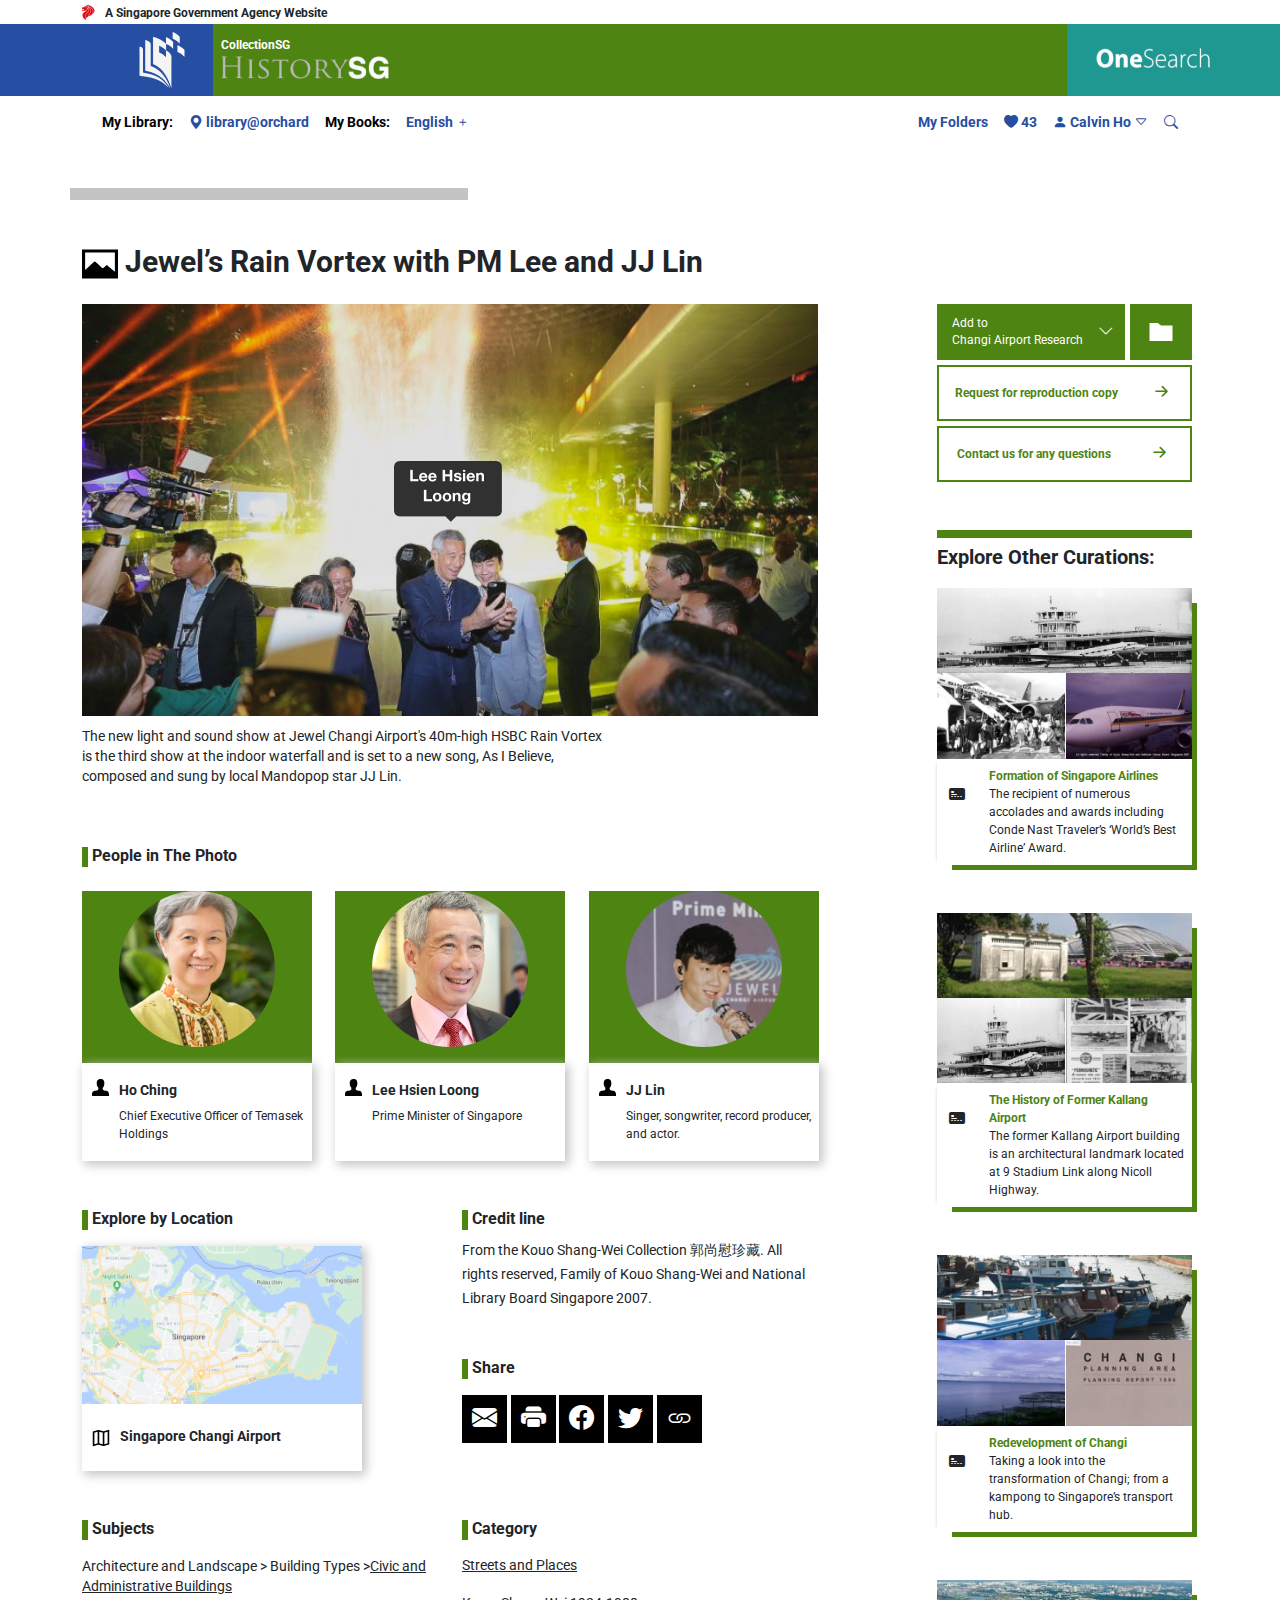
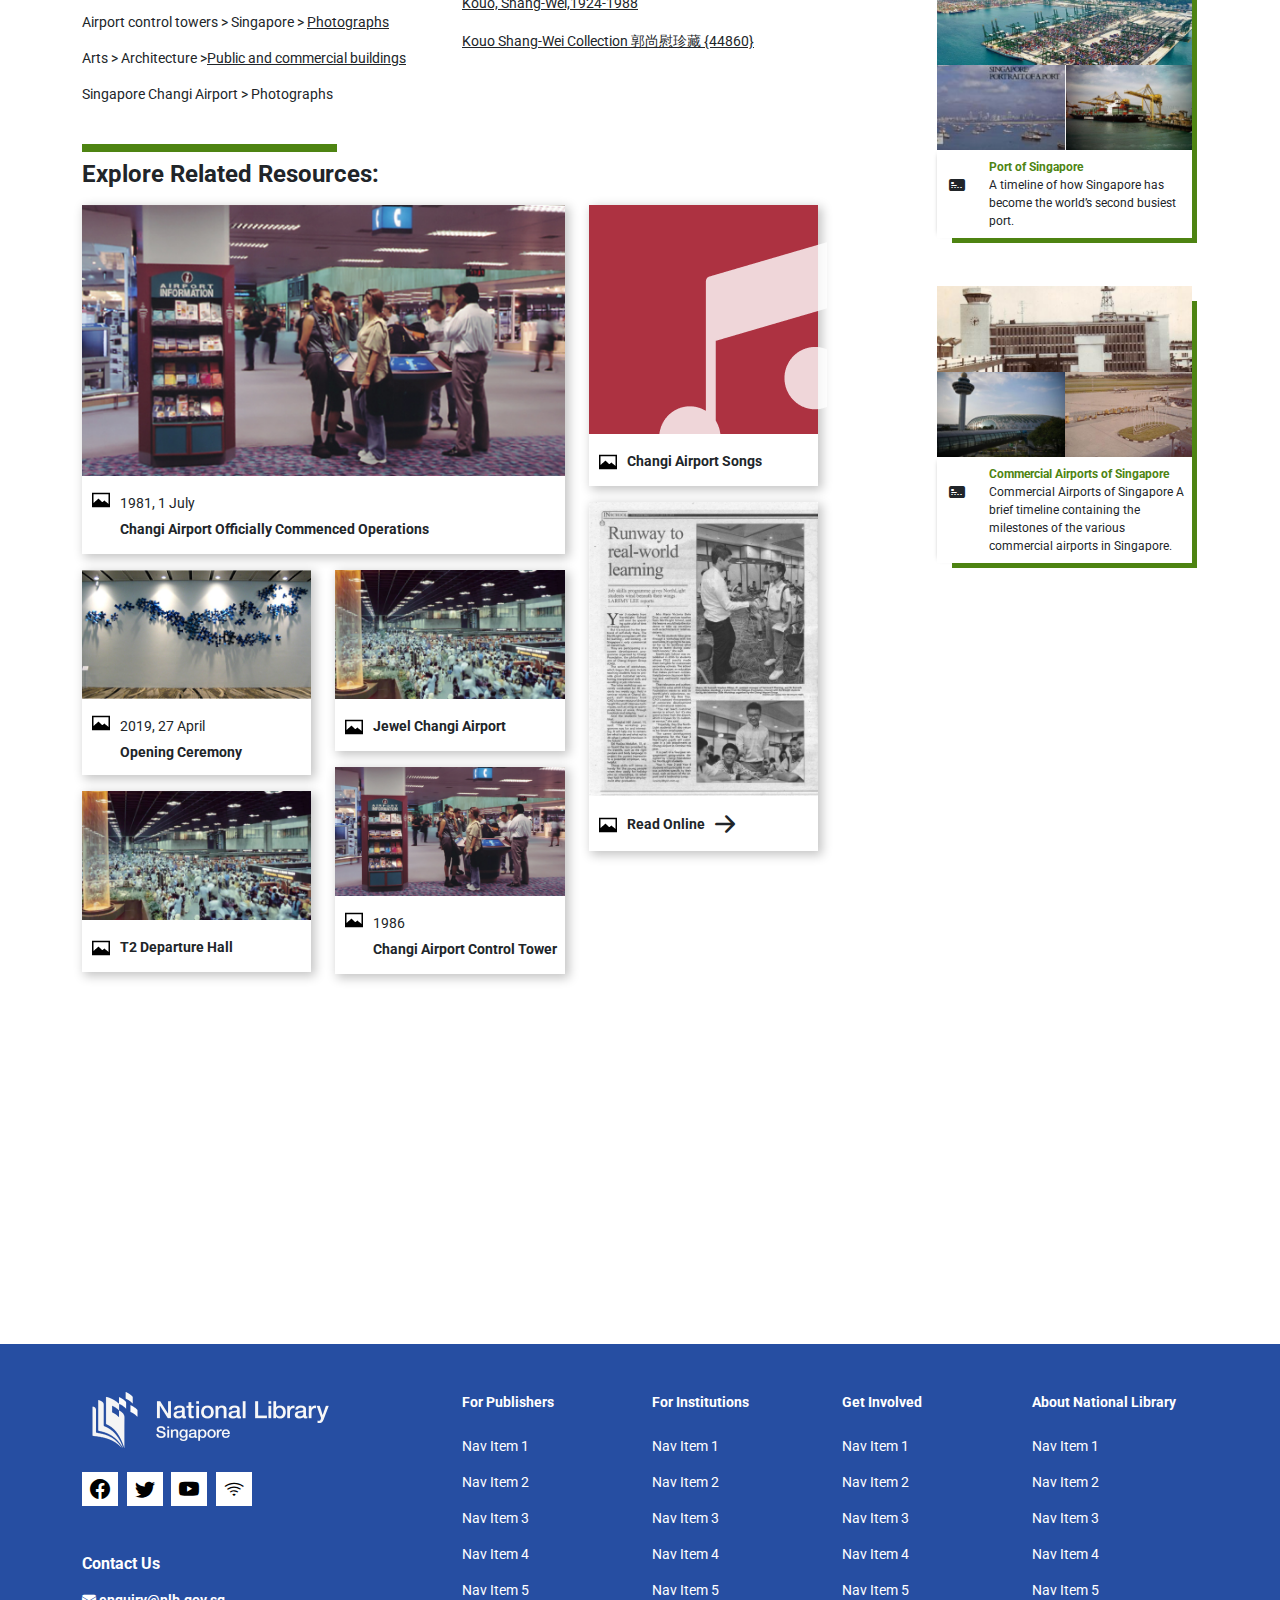
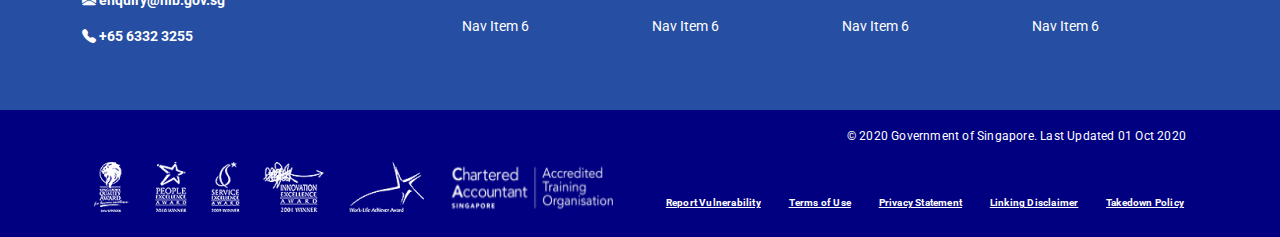
<file: complex exercise 2/index.html>
<!DOCTYPE html>
<html lang="en">
<head>
    <meta charset="UTF-8">
    <meta http-equiv="X-UA-Compatible" content="IE=edge">
    <meta name="viewport" content="width=device-width, initial-scale=1.0">
    <title>Picture Details Page</title>
    <link rel="stylesheet" href="https://cdn.jsdelivr.net/npm/bootstrap@5.1.1/dist/css/bootstrap.min.css">
    <link rel="stylesheet" href="https://cdn.jsdelivr.net/npm/bootstrap-icons@1.5.0/font/bootstrap-icons.css">
    <link rel="stylesheet" href="style.css">
    <script src="https://cdn.jsdelivr.net/npm/bootstrap@5.1.1/dist/js/bootstrap.min.js" integrity="sha384-skAcpIdS7UcVUC05LJ9Dxay8AXcDYfBJqt1CJ85S/CFujBsIzCIv+l9liuYLaMQ/" crossorigin="anonymous"></script>
    
</head>
<body>
    
    <div class="wrapper">
        <header>
        <div class="container">

                <img src="lion.png" alt="logo">
         
                <span id="agency">A Singapore Government Agency Website</span>
        </div>

        <div class="container-fluid">
            <div class="row">
                <div class="col-xl-2 col-sm-4 block-1 p-2 hide">
                    <img src="nav1.png" alt="">
                </div>
                <div class="col-xl-8 col-sm-4 block-2 p-2 hide">
                    <span id="brand-name">CollectionSG</span> <br>
                    <img src="nav2.png" alt="">
                </div>
                <div class="col-xl-2 col-sm-4 block-3 p-2 hide">
                    <img src="nav3.png" alt="">
                </div>
            </div>
        </div>

            <div class="container">
                <nav class="navbar navbar-expand-lg navbar-light">
                    <div class="container-fluid">
                      <a class="navbar-brand " href="#">
                        <div class="block-2 tab-block">
                            <span id="brand-name">CollectionSG</span> <br>
                            <p id="brand-name-mob">HISTORYSG</p>
                        </div>
                      </a>
                      <button class="navbar-toggler" type="button" data-bs-toggle="collapse" data-bs-target="#navbarNav" aria-controls="navbarNav" aria-expanded="false" aria-label="Toggle navigation">
                        <span class="navbar-toggler-icon"></span>
                      </button>
                      <div class="collapse navbar-collapse" id="navbarNav">
                        <ul class="navbar-nav  nav-font">
                          <li class="nav-item">
                            <a class="nav-link active" aria-current="page" href="#">My Library:</a>
                          </li>
                          <li class="nav-item">
                            <a class="nav-link navitem-active" href="#"><i class="bi bi-geo-alt-fill"></i> library@orchard</a>
                          </li>
                          <li class="nav-item">
                            <a class="nav-link active" href="#">My Books:</a>
                          </li>
                          <li class="nav-item">
                            <a class="nav-link navitem-active" href="#">English <i class="bi bi-plus"></i></a>
                          </li>
                        </ul>
                        <ul class="navbar-nav  nav-font" style="margin-left:auto;">
                            <li class="nav-item">
                                <a class="nav-link navitem-active" href="#">
                                    My Folders
                                </a>
                            </li>
                            <li class="nav-item">
                                <a class="nav-link navitem-active" href="#">
                                    <i class="bi bi-heart-fill"></i>  43
                                </a>
                            </li>
                            <li class="nav-item">
                                <a class="nav-link navitem-active" href="#">
                                    <i class="bi bi-person-fill"></i>  Calvin Ho <i class="bi bi-caret-down"></i>
                                </a>
                            </li>
                            <li class="nav-item">
                                <a class="nav-link navitem-active" href="#">
                                    <i class="bi bi-search"></i>
                                </a>
                            </li>
                        </ul>
                      </div>
                    </div>
                  </nav>
            </div>
                  
               
                
              
        </header>


        <main>
            <div class="container">
                <div class="row hide">
                    <div class="col-12 grey-bar ">

                    </div>
                </div>
                <div class="row for-p">
                    <div class="col-12 title">
                        <img src="Vector1.png" alt="">
                        Jewel’s Rain Vortex with PM Lee and JJ Lin
                    </div>
                </div>
                <div class="row">
                    <!-- first column -->
                    <div class="col-xl-8 col-sm-12 col-md-8 title">
                        <div class="banner">
                            <img src="img1.png" alt="" class="image-fit">
                            <img src="Container.png" alt="" class="tool-tip-container hide">
                            <img src="Text.png" alt="" class="tool-tip-content hide">
                            <p>The new light and sound show at Jewel Changi Airport's 40m-high HSBC Rain Vortex is the third show at the indoor waterfall and is set to a new song, As I Believe, composed and sung by local Mandopop star JJ Lin.</p>
                        </div>
                        <br>
                    <div class="col-12 subheading">
                        <img src="greenbar.png" alt=""> People in The Photo
                    </div>
                    
                   <div class="row mt-4">
                    <div class="col-xl-4 col-sm-12 col-md-4">
                        <div class="profile">
                            <img src="people1.png" alt="">
                        </div>
                        <div class="profile-content">
                            <div> <img src="peopleicon.png" alt=""></div> 
                           <div><span class="person-name">Ho Ching</span> 
                            <p class="person-designation">Chief Executive Officer of Temasek Holdings</p> 
                         </div>
                        </div>
                       
                    </div>
                    <div class="col-xl-4 col-sm-12  col-md-4 for-p">
                        <div class="profile">
                            <img src="people2.png" alt="">
                        </div>
                        <div class="profile-content">
                            <div> <img src="peopleicon.png" alt=""></div> 
                           <div><span class="person-name">Lee Hsien Loong</span> 
                            <p class="person-designation">Prime Minister of Singapore</p> 
                         </div>
                        </div>
                       
                    </div>
                    <div class="col-xl-4 col-sm-12 col-md-4 for-p">
                        <div class="profile">
                            <img src="people3.png" alt="">
                        </div>
                        <div class="profile-content">
                            <div> <img src="peopleicon.png" alt=""></div> 
                           <div><span class="person-name">JJ Lin</span> 
                            <p class="person-designation">Singer, songwriter, record producer, and actor.</p> 
                         </div>
                        </div>
                       
                    </div>                   
                   </div>

                   <div class="row mt-5">
                       <div class="col-xl-5 col-sm-12 col-md-6">
                           <div class="subheading">
                            <img src="greenbar.png" alt=""> Explore by Location
                            </div>

                            <div class="location-wrapper mt-3">
                                <img src="map.png" alt="" class="img-loc">

                                <div class="location-content">
                                   <div><img src="locationicon.png" alt=""></div>
                                    <div><p class="loc-caption">Singapore Changi Airport</p></div>

                                </div>                         
                            </div>
                           

                       </div>
                       
                       <div class="col-xl-6 offset-xl-1 col-sm-12 col-md-6 for-p">
                           <div class="subheading">
                            <img src="greenbar.png" alt=""> Credit line
                           </div>
                           <div class="credit-line-text mt-2">
                            <p>From the Kouo Shang-Wei Collection 郭尚慰珍藏. All rights reserved, Family of Kouo Shang-Wei and National Library Board Singapore 2007.</p>
                           </div>
                           <div class="subheading mt-5">
                            <img src="greenbar.png" alt=""> Share
                           </div>
                           <div class="social-icons mt-3">
                            <span class="icon"><i class="bi bi-envelope-fill"></i></span>
                            <span class="icon"><i class="bi bi-printer-fill"></i></span>
                            <span class="icon"><i class="bi bi-facebook"></i></span>
                            <span class="icon"><i class="bi bi-twitter"></i></span>
                            <span class="icon"><i class="bi bi-link"></i></span>
                           </div>

                       </div>
                   </div>

                   <div class="row mt-5">

                    <div class="col-6">
                        <div class="subheading">
                            <img src="greenbar.png" alt=""> Subjects
                           </div>
                        <div class="subject-content mt-3">
                           <p>Architecture and Landscape > Building Types ><u>Civic and Administrative Buildings</u></p>
                           <p>Airport control towers > Singapore > <u>Photographs</u></p>
                           <p>Arts > Architecture ><u>Public and commercial buildings</u></p>
                           <p>Singapore Changi Airport > Photographs</p>

                        </div>
                    </div>

                    <div class="col-6">
                        <div class="subheading">
                            <img src="greenbar.png" alt=""> Category
                           </div>

                           <div class="category-content mt-3">
                               <p><u>Streets and Places <br> <br>
                                Kouo, Shang-Wei,1924-1988 <br> <br>
                                Kouo Shang-Wei Collection 郭尚慰珍藏 {44860}</u></p>
                           </div>
                    </div>


                   </div>

                   <div class="row mt-4">
                        <div class="col-12">
                            <div class="green-bar"> </div>
                        </div>

                        <div class="col-12 mt-2">
                            <div class="resources-title">
                                Explore Related Resources:
                            </div>
                            <div class="row">
                                <!--resource column 1 -->
                            <div class="col-xl-8 col-sm-12 col-md-8">
                                <div class="resource-one-wrapper mt-3">
                                    <img src="res1.png" alt="" class="img-loc">
    
                                    <div class="resource-one-content">
                                       <div><img src="resicon.png" alt=""></div>
                                        <div>
                                            <span class="date">1981, 1 July </span>
                                            <p class="res-caption1"> Changi Airport Officially Commenced Operations</p>
                                        </div>
    
                                    </div>                         
                                </div>

                                <div class="row">
                                    <div class="col-xl-6 col-sm-12 col-md-6">
                                        <div class="resource-four-wrapper fit-mob mt-3">
                                            <img src="res4.png" alt="" class="img-loc">
            
                                            <div class="resource-four-content">
                                               <div><img src="resicon.png" alt=""></div>
                                                <div>
                                                    <span class="date">2019, 27 April </span>
                                                    <p class="res-caption1"> Opening Ceremony</p>
                                                </div>
            
                                            </div>                         
                                        </div>

                                        <div class="resource-six-wrapper fit-mob mt-3">
                                            <img src="res6.png" alt="" class="img-loc">
            
                                            <div class="resource-six-content">
                                               <div><img src="resicon.png" alt=""></div>
                                                <div>                                        
                                                    <p class="res-caption2"> T2 Departure Hall</p>
                                                </div>
            
                                            </div>                         
                                        </div>
                                    </div>

                                    <div class="col-xl-6 col-sm-12 col-md-6">
                                        <div class="resource-five-wrapper fit-mob mt-3">
                                            <img src="res5.png" alt="" class="img-loc">
            
                                            <div class="resource-five-content">
                                               <div><img src="resicon.png" alt=""></div>
                                                <div>                                        
                                                    <p class="res-caption2"> Jewel Changi Airport</p>
                                                </div>
            
                                            </div>                         
                                        </div>

                                        <div class="resource-seven-wrapper fit-mob mt-3">
                                            <img src="res1.png" alt="" class="img-loc">
            
                                            <div class="resource-seven-content">
                                               <div><img src="resicon.png" alt=""></div>
                                                <div>
                                                    <span class="date">1986 </span>
                                                    <p class="res-caption1"> Changi Airport Control Tower</p>
                                                </div>
            
                                            </div>                         
                                        </div>


                                    </div>

                                </div>



                            </div>

                            <!--resource column 2-->
                            <div class="col-xl-4 col-sm-12 col-md-4">
                                <div class="resource-two-wrapper fit-mob mt-3">
                                    <img src="res2.png" alt="" class="img-loc">
                                    <img src="res2sub.png" alt="" class="img-lap">
                                    <div class="resource-two-content">
                                       <div><img src="resicon.png" alt=""></div>
                                        <div>                                        
                                            <p class="res-caption2"> Changi Airport Songs</p>
                                        </div>
    
                                    </div>                         
                                </div>

                                <div class="resource-three-wrapper fit-mob mt-3">
                                    <img src="res3.png" alt="" class="img-loc">
    
                                    <div class="resource-three-content">
                                       <div><img src="resicon.png" alt=""></div>
                                        <div>                                        
                                            <p class="res-caption2"> Read Online </p></div>
                                            <div class="mt-2"><span class="res-three-icon"><i class="bi bi-arrow-right-short"></i></span>
                                           
                                        </div>
    
                                    </div>                         
                                </div>

                            </div>

                        </div>

                    </div>
                   </div>

                            
                    </div>
                    
                    <!-- second column starts here-->
                    <div class="col-xl-3 offset-xl-1 col-sm-12 col-md-3 offset-md-1">
                        
                            <div class="box-container">
                                <div class="box-one">
                                    <div class="text">
                                        <span>Add to</span><br>
                                        <span>Changi Airport Research</span>                                       
                                    </div>
                                    <div class="icon">
                                        <i class="bi bi-chevron-down"></i>
                                    </div>
                                    
                                </div>

                                <div class="box-two">
                                    <img src="Vector2.png" alt="">
                                </div>                              

                            </div>
                               
                            <div class="box-container-two">
                                <span class="text">Request for reproduction copy</span> <br>
                                <span class="icon"><i class="bi bi-arrow-right-short"></i></span>
                            </div>

                            <div class="box-container-two">
                                <span class="text">Contact us for any questions</span> <br>
                                <span class="icon"><i class="bi bi-arrow-right-short"></i></span>
                            </div>
                            <br><br>
                            <div class="green-bar"> </div>

                            <div class="column-two-subtitle">
                                <p>Explore Other Curations:</p>
                            </div>

                            <!--cards starts here -->
                            <div class="cards-container fit-mob">
                            
                                <img src="1.png" alt=""  class="card-img">
                                
                                <div class="col-6">
                                    <img src="2.png" alt=""  class="card-img">
                                </div>
                                <div class="col-6">
                                <img src="3.png" alt=""  class="card-img">
                                </div>
                                
                                <div class="cards-content">
                                    <div class="row p-2">
                                    <div class=" col-2 p-3">
                                        <i class="bi bi-credit-card-2-front-fill"></i>
                                    </div>
    
                                    <div class=" col-10 card-text">
                                       <span id="card-title">Formation of Singapore Airlines </span> <br>
                                        The recipient of numerous accolades and awards including Conde Nast Traveler’s ‘World’s Best Airline’ Award.
                                    </div>
                                    </div>
                                </div>
                            </div>
                            <!--cards ends here --> <br> <br>
                            <div class="cards-container fit-mob">
                            
                                <img src="4.png" alt="" class="card-img">
                                
                                <div class="col-6">
                                    <img src="5.png" alt="" class="card-img">
                                </div>
                                <div class="col-6">
                                <img src="6.png" alt="" class="card-img">
                                </div>
                                
                                <div class="cards-content">
                                    <div class="row p-2">
                                    <div class=" col-2 p-3">
                                        <i class="bi bi-credit-card-2-front-fill"></i>
                                    </div>
    
                                    <div class=" col-10 card-text">
                                       <span id="card-title">The History of Former Kallang Airport </span> <br>
                                       The former Kallang Airport building is an architectural landmark located at 9 Stadium Link along Nicoll Highway.                                    
                                    </div>
                                   
                                    </div>
                                </div>
                            </div> <br><br>

                            <div class="cards-container fit-mob">
                            
                                <img src="7.png" alt="" class="card-img">
                                
                                <div class="col-6">
                                    <img src="8.png" alt="" class="card-img">
                                </div>
                                <div class="col-6">
                                <img src="9.png" alt="" class="card-img">
                                </div>
                                
                                <div class="cards-content">
                                    <div class="row p-2">
                                    <div class=" col-2 p-3">
                                        <i class="bi bi-credit-card-2-front-fill"></i>
                                    </div>
    
                                      <div class=" col-10 card-text">
                                       <span id="card-title">Redevelopment of Changi </span> <br>
                                       Taking a look into the transformation of Changi; from a kampong to Singapore’s transport hub.                                   
                                     </div>
                                     </div>
                                </div>

                            </div> <br><br>


                            <div class="cards-container fit-mob">
                            
                                <img src="10.png" alt="" class="card-img">
                                
                                <div class="col-6">
                                    <img src="11.png" alt="" class="card-img">
                                </div>
                                <div class="col-6">
                                <img src="12.png" alt="" class="card-img">
                                </div>
                                
                                <div class="cards-content">
                                    <div class="row p-2">
                                    <div class=" col-2 p-3">
                                        <i class="bi bi-credit-card-2-front-fill"></i>
                                    </div>
    
                                      <div class=" col-10 card-text">
                                       <span id="card-title">Port of Singapore</span> <br>
                                       A timeline of how Singapore has become the world’s second busiest port.
                                    </div>
                                     </div>
                                </div>

                            </div><br><br>


                            <div class="cards-container fit-mob">
                            
                                <img src="13.png" alt="" class="card-img">
                                
                                <div class="col-6">
                                    <img src="14.png" alt="" class="card-img">
                                </div>
                                <div class="col-6">
                                <img src="15.png" alt="" class="card-img">
                                </div>
                                
                                <div class="cards-content">
                                    <div class="row p-2">
                                    <div class=" col-2 p-3">
                                        <i class="bi bi-credit-card-2-front-fill"></i>
                                    </div>
    
                                      <div class=" col-10 card-text">
                                       <span id="card-title">Commercial Airports of Singapore</span> <br>
                                       Commercial Airports of Singapore A brief timeline containing the milestones of the various commercial airports in Singapore.                                    </div>
                                     </div>
                                </div>

                            </div>
                </div>

            </div>
        </main>


    <footer>
        <div class="container-fluid footer-wrapper pt-5 pb-5">
        <div class="container">
            <div class="row">
                <div class="col-xl-4 col-sm-12 col-md-4  align-center-mob">
                    <div class="footer-banner">
                        <img src="nav1.png" alt="">
                        <img src="footerbanner.png" alt="">
                    </div>
                    <div class="social-icons-footer mt-4 for-p">
                        <span class="icon"><i class="bi bi-facebook"></i></span>
                        <span class="icon"><i class="bi bi-twitter"></i></span>
                        <span class="icon"><i class="bi bi-youtube"></i></span>
                        <span class="icon"><i class="bi bi-wifi"></i></span>
                    </div><br><br>
                    <p class="footer-contact-us">Contact Us</p>
                    <p class="footer-mail-mob"><span><i class="bi bi-envelope-fill"></i></span> enquiry@nlb.gov.sg</p>
                    <p class="footer-mail-mob"><span><i class="bi bi-telephone-fill"></i> +65 6332 3255</span></p>

                </div>
                <div class="col-xl-2 col-md-2 hide">
                    <p class="footer-sublinks"> For Publishers</p>
                    <ul class="link-items">
                        <li><a href="#">Nav Item 1</a></li>
                        <li><a href="#">Nav Item 2</a></li>
                        <li><a href="#">Nav Item 3</a></li>
                        <li><a href="#">Nav Item 4</a></li>
                        <li><a href="#">Nav Item 5</a></li>
                        <li><a href="#">Nav Item 6</a></li>
                    </ul>
                    
                </div>
                <div class="col-xl-2 col-md-2 hide">
                    <p class="footer-sublinks">For Institutions</p>
                    <ul class="link-items">
                        <li><a href="#">Nav Item 1</a></li>
                        <li><a href="#">Nav Item 2</a></li>
                        <li><a href="#">Nav Item 3</a></li>
                        <li><a href="#">Nav Item 4</a></li>
                        <li><a href="#">Nav Item 5</a></li>
                        <li><a href="#">Nav Item 6</a></li>
                    </ul>
                </div>
                <div class="col-xl-2 col-md-2 hide">
                    <p class="footer-sublinks">Get Involved</p>
                    <ul class="link-items">
                        <li><a href="#">Nav Item 1</a></li>
                        <li><a href="#">Nav Item 2</a></li>
                        <li><a href="#">Nav Item 3</a></li>
                        <li><a href="#">Nav Item 4</a></li>
                        <li><a href="#">Nav Item 5</a></li>
                        <li><a href="#">Nav Item 6</a></li>
                    </ul>
                </div>
                <div class="col-xl-2 col-md-2 hide">
                    <p class="footer-sublinks">About National Library</p>
                    <ul class="link-items">
                        <li><a href="#">Nav Item 1</a></li>
                        <li><a href="#">Nav Item 2</a></li>
                        <li><a href="#">Nav Item 3</a></li>
                        <li><a href="#">Nav Item 4</a></li>
                        <li><a href="#">Nav Item 5</a></li>
                        <li><a href="#">Nav Item 6</a></li>
                    </ul>
                </div>
            </div>
        </div>
    </div> 
        <div class="container-fluid footer-bottom pt-2 pb-4">   
            <div class="container">
            <div class="row">
                <div class="col-xl-12 col-sm-12 mt-2">
                   <p class="text-end">© 2020 Government of Singapore. Last Updated 01 Oct 2020</p>
                </div>
            </div>
                <div class="row">
                <div class="col-xl-6 col-sm-12 footer-imgs for-p col-md-6">
                    <img src="footer1.png" alt="" class="hide">
                    <img src="footer2.png" alt="" class="hide">
                    <img src="footer3.png" alt="" class="hide">
                    <img src="footer4.png" alt="" class="hide">
                    <img src="footer5.png" alt="">
                    <img src="footer6.png" alt="">
                </div>
                
                <div class="col-xl-6 col-sm-12 footer-links for-p col-md-6">
                   <a href="#">Report Vulnerability</a>
                    <a href="#">Terms of Use</a>              
                    <a href="#">Privacy Statement</a>            
                    <a href="#"  class="hide">Linking Disclaimer</a>            
                    <a href="#"  class="hide">Takedown Policy</a>
                </div>
               </div> 
            
             </div>
        </div>
            
    
    </footer>

    </div>

</body>
</html>
</file>
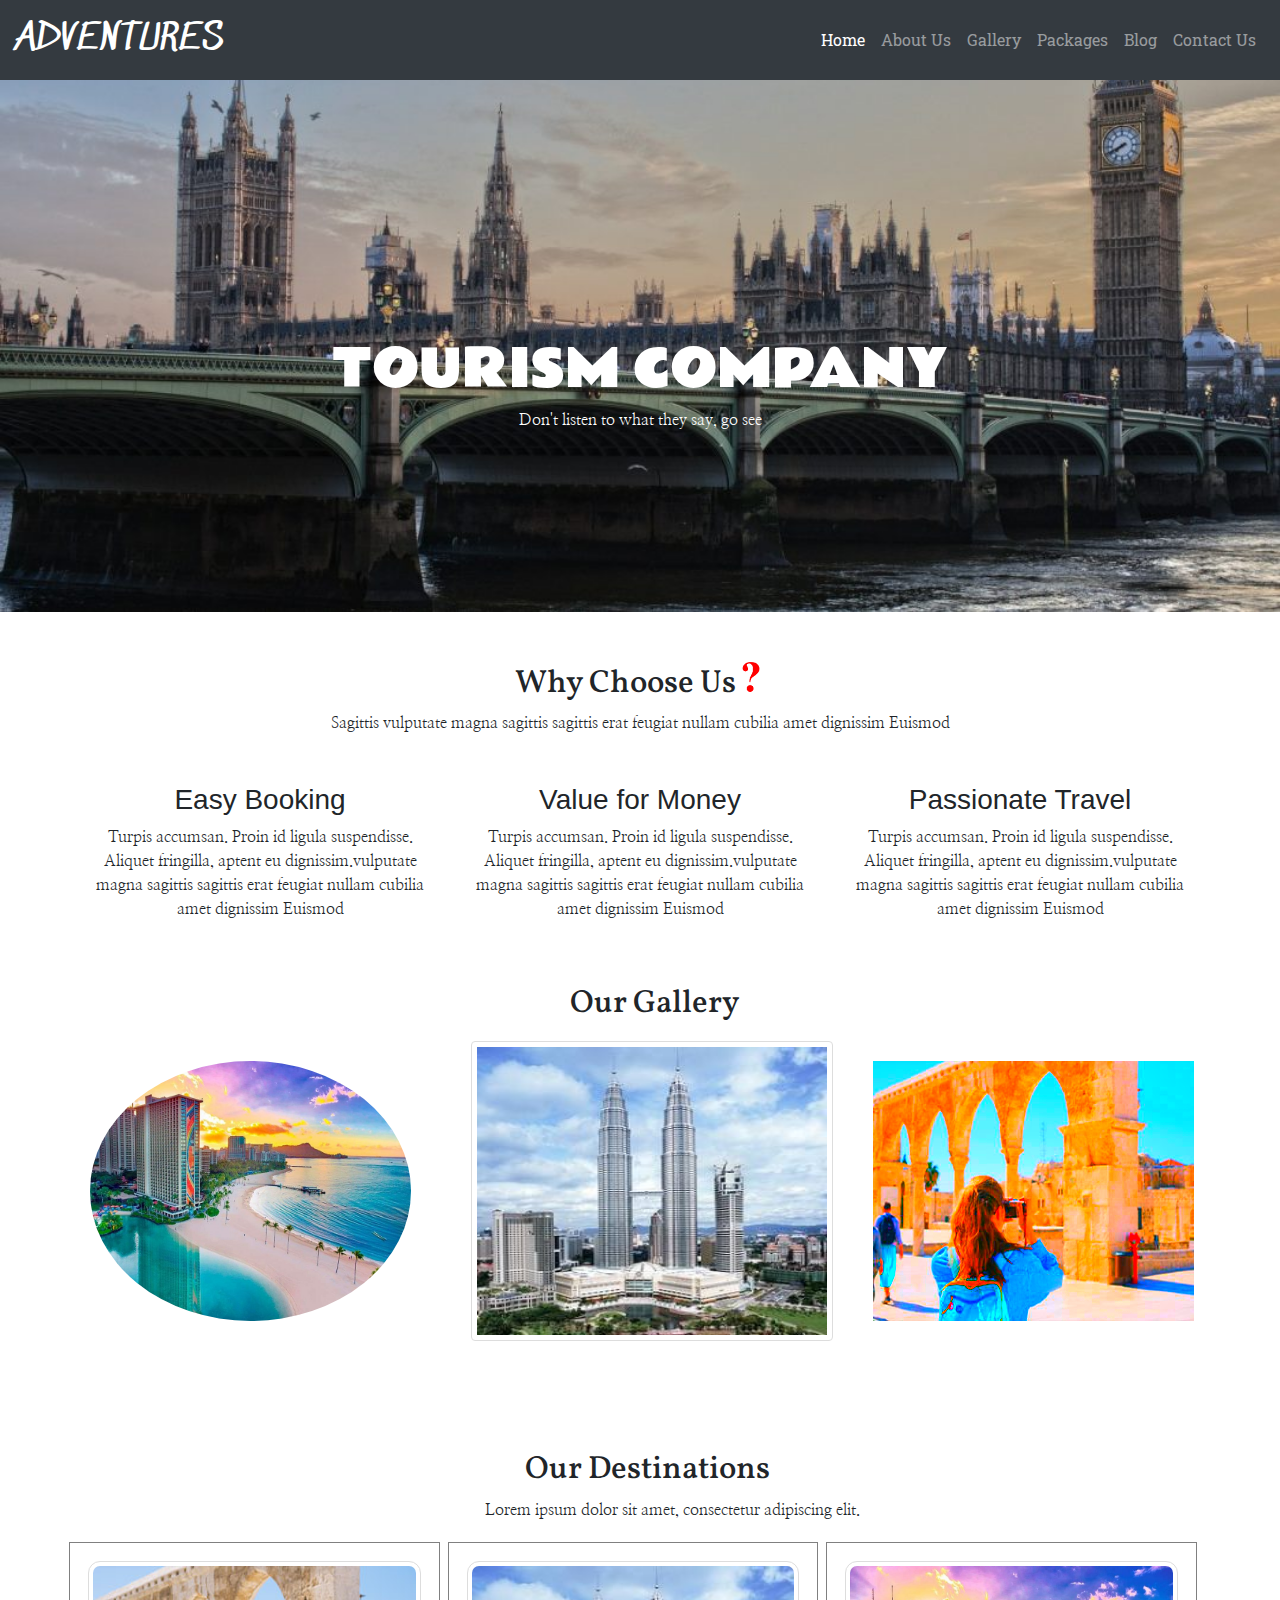
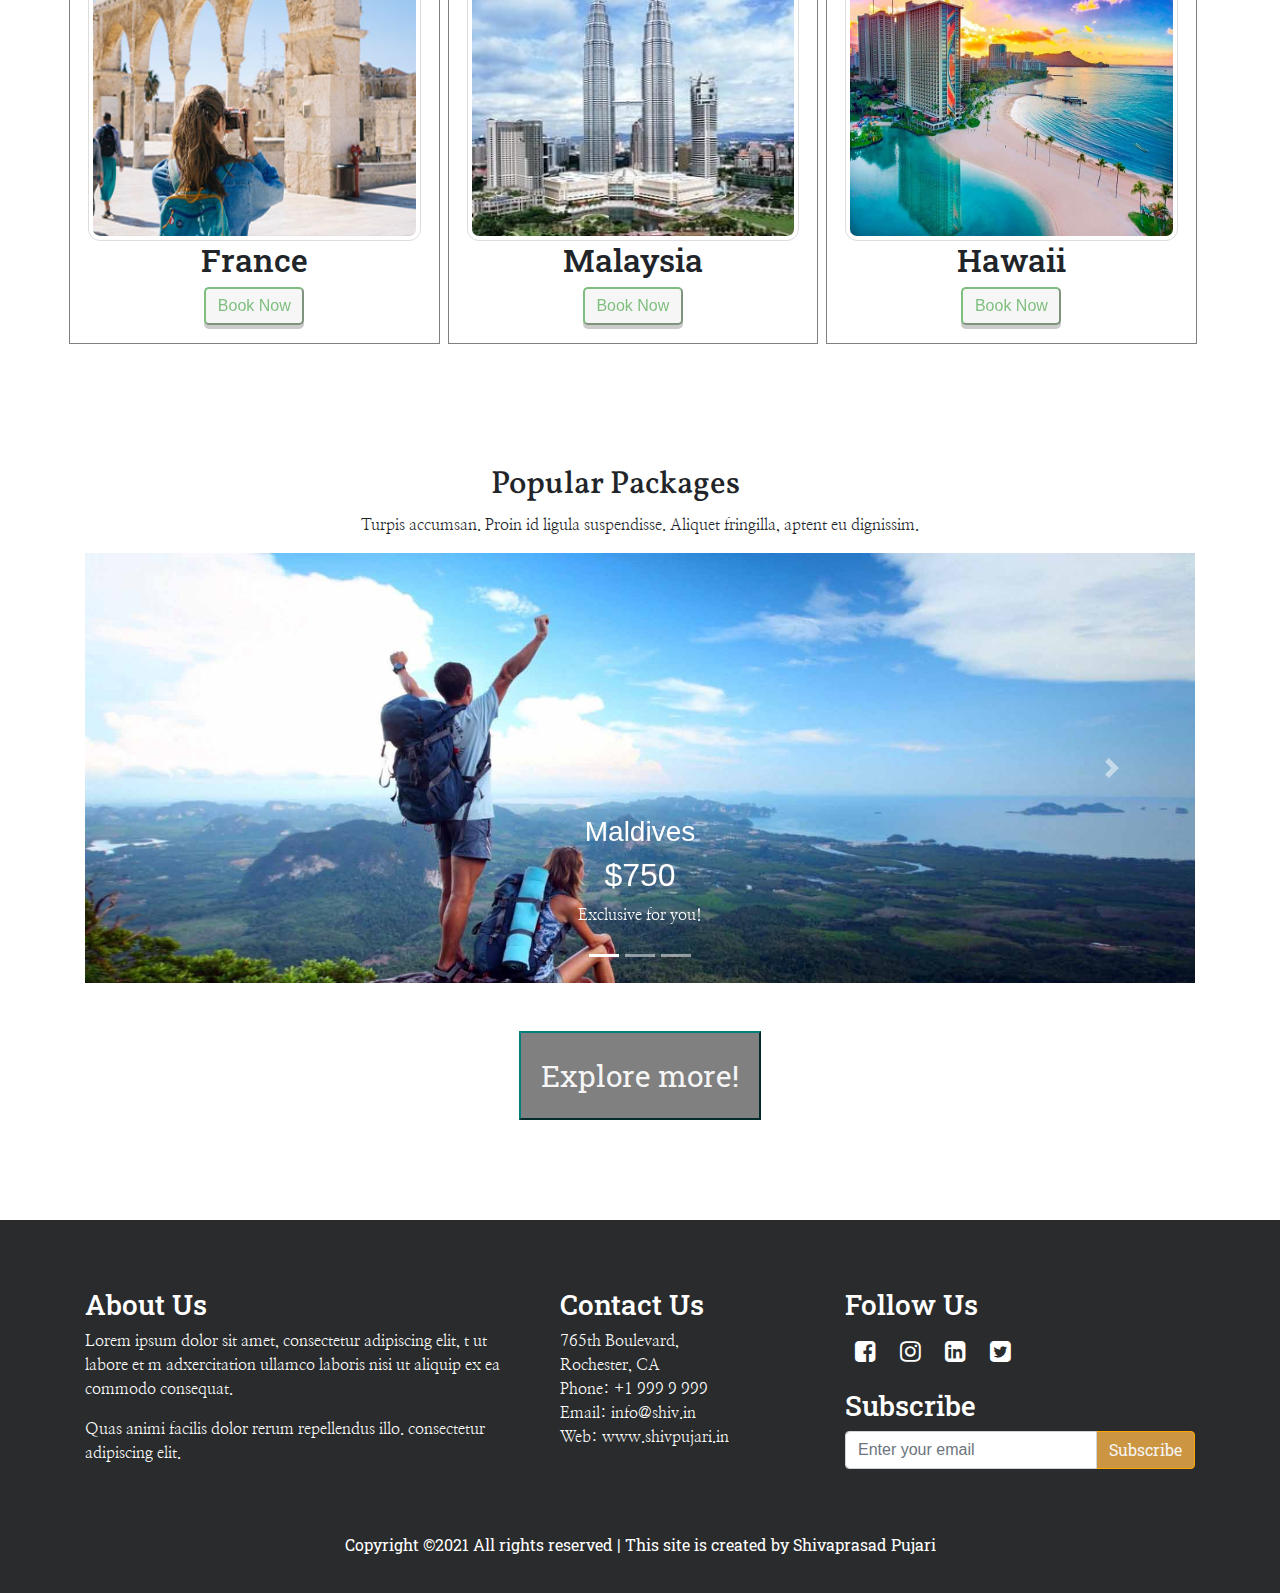
<file: exercise 1/index.html>
<!DOCTYPE html>
<html>
<head>
	<title>my webpage</title>
  <link rel="stylesheet" href="https://maxcdn.bootstrapcdn.com/bootstrap/4.5.2/css/bootstrap.min.css">

    <link rel="stylesheet" href="style2.css">
    <meta name="viewport" content="width=device-width, initial-scale=1.0">

<script src="https://ajax.googleapis.com/ajax/libs/jquery/3.5.1/jquery.min.js"></script>

<script src="https://cdnjs.cloudflare.com/ajax/libs/popper.js/1.16.0/umd/popper.min.js"></script>

<script src="https://maxcdn.bootstrapcdn.com/bootstrap/4.5.2/js/bootstrap.min.js"></script>
<link rel="stylesheet" href="https://cdnjs.cloudflare.com/ajax/libs/font-awesome/4.7.0/css/font-awesome.min.css">

<link href="https://fonts.googleapis.com/css2?family=Sedgwick+Ave&display=swap" rel="stylesheet">
<link href="https://fonts.googleapis.com/css2?family=Roboto+Slab:wght@100;400&family=Sedgwick+Ave&display=swap" rel="stylesheet">
<link href="https://fonts.googleapis.com/css2?family=Rammetto+One&display=swap" rel="stylesheet">
<link href="https://fonts.googleapis.com/css2?family=Vollkorn&display=swap" rel="stylesheet">
<link href="https://fonts.googleapis.com/css2?family=Nanum+Myeongjo:wght@700&display=swap" rel="stylesheet">

</head>
<body>

 
    <header class="banner">
    <div class="container-fluid">
      
        <nav class="navbar navbar-expand-lg navbar-dark bg-dark">
          <a class="navbar-brand brand-font" href="#">ADVENTURES</a>
          <button class="navbar-toggler" type="button" data-toggle="collapse" data-target="#navbarNavAltMarkup">
            <span class="navbar-toggler-icon"></span>
          </button>
          <div class="collapse navbar-collapse  justify-content-end" id="navbarNavAltMarkup">
            <div class="navbar-nav nav-font">
              <a class="nav-item nav-link active" href="#">Home</a>
              <a class="nav-item nav-link" href="#about-us">About Us</a>
              <a class="nav-item nav-link" href="gallery.html">Gallery</a>
              <a class="nav-item nav-link" href="#packages">Packages</a>
              <a class="nav-item nav-link" href="blog.html">Blog</a>
              <a class="nav-item nav-link" href="#contact-us">Contact Us</a>
            </div>
          </div>
        </nav>
          <h1 class="text-center heading">TOURISM  COMPANY</h1>
          <p class="text-center subHeading">Don't listen to what they say, go see</p>
        </div>
      </div>
    </header>

	<article>
		<h2 id="qmark"> Why Choose Us</h2>
		<p>Sagittis vulputate magna sagittis sagittis erat feugiat nullam cubilia amet dignissim Euismod</p>
	</article>
	

  <section>
    <div class="container mb-5">
      <div class="row mt-5 text-center">
        <div class="col-xl-4">
          <h3 class="box-subtitle">Easy Booking</h3>
          <p> Turpis accumsan. Proin id ligula suspendisse. Aliquet fringilla, aptent eu dignissim.vulputate magna sagittis sagittis erat feugiat nullam cubilia amet dignissim Euismod</p>
   
        </div>

        <div class="col-xl-4">
          <h3 class="box-subtitle" >Value for Money</h3>
          <p> Turpis accumsan. Proin id ligula suspendisse. Aliquet fringilla, aptent eu dignissim.vulputate magna sagittis sagittis erat feugiat nullam cubilia amet dignissim Euismod</p>    
        
        </div>

        <div class="col-xl-4">
          <h3 class="box-subtitle">Passionate Travel</h3>
          <p> Turpis accumsan. Proin id ligula suspendisse. Aliquet fringilla, aptent eu dignissim.vulputate magna sagittis sagittis erat feugiat nullam cubilia amet dignissim Euismod</p>  
        </div>
      </div>
    </div>
  </section>


<div id="gallery">
  <h2 id="alignCenter"> Our Gallery</h2>	
  <div class="galleryBlock">
    <div id="imgGalleryBlock1">
      <img id = "galleryImg1" src="dest3.jpg" alt="image of hawaii">
    </div>
    <div id="imgGalleryBlock2">
      <img id = "galleryImg2" src="dest2.jpeg" alt="image of malaysia">
    </div>
    <div id="imgGalleryBlock3">
      <img id = "galleryImg3" src="dest.jpg" alt="image of france">
    </div>
  </div>
</div>


<div id="destination">
 
  <h2 id="headingStyle"> Our Destinations</h2>
  <p id="destContent">Lorem ipsum dolor sit amet, consectetur adipiscing elit.</p>

<div id = "desBlock">
  <img class="desImg" src="dest.jpg" alt="france image">
  <h2 class="Roboto-font">France</h2>
  <input class="button" type="submit" value="Book Now">
</div> 

<div id = "desBlock2">
  <img class="desImg" src="dest2.jpeg" alt="malaysia image">
  <h2 class="Roboto-font">Malaysia</h2>
  <input class="button" type="submit" value="Book Now">
</div> 

<div id = "desBlock3">
  <img class="desImg" src="dest3.jpg" alt="Hawaii image">
  <h2 class="Roboto-font">Hawaii</h2>
  <input class="button" type="submit" value="Book Now">
</div> 

</div>
<section>

  <div class="clearfix">
<br><br><br>  
 </div>

  <div class="container ">
    <div class="row ">
      <div class="col-xl-12 text-center" id="packages">
          <h2 id="headingStyle">Popular Packages</h2>
          <p> Turpis accumsan. Proin id ligula suspendisse. Aliquet fringilla, aptent eu dignissim.</p>
      </div>
  </div>
    <div class="row">
      <div class="col-xl-12">
      
  <div id="demo" class="carousel slide" data-ride="carousel">
    <ul class="carousel-indicators">
      <li data-target="#demo" data-slide-to="0" class="active"></li>
      <li data-target="#demo" data-slide-to="1"></li>
      <li data-target="#demo" data-slide-to="2"></li>
    </ul>
    <div class="carousel-inner">
      <div class="carousel-item active">
        <img src="car2.jpg" alt="Los Angeles" width="1100" height="500">
        <div class="carousel-caption">
          <h3 class="mobile-carosel-title">Maldives</h3>
          <h2 class="mobile-carosel-cost">$750</h2>
          <p class="mobile-carosel-text">Exclusive for you!</p>
        </div>   
      </div>
      <div class="carousel-item">
        <img src="car4.jpg" alt="Chicago" width="1100" height="500">
        <div class="carousel-caption">
          <h3 class="mobile-carosel-title2">Srilanka</h3>
          <h2 class="mobile-carosel-cost2">$750</h2>
          <p class="mobile-carosel-text2">Exclusive!</p>
        </div>   
      </div>
      <div class="carousel-item">
        <img src="car3.jpg" alt="New York" width="1100" height="500">
        <div class="carousel-caption">
          <h3 class="mobile-carosel-title2">Europe</h3>
          <h2 class="mobile-carosel-cost2">$750</h2>
          <p class="mobile-carosel-text2">You will love it!</p>
        </div>   
      </div>
    </div>
    <a class="carousel-control-prev" href="#demo" data-slide="prev">
      <span class="carousel-control-prev-icon"></span>
    </a>
    <a class="carousel-control-next" href="#demo" data-slide="next">
      <span class="carousel-control-next-icon"></span>
    </a>
  </div>
</div>
</div>
</div>
</section>
<br><br>
<div id="explore">

  <input type="button" id="exploreButton" value="Explore more!" onclick="window.location.href='gallery.html'"> 

</div>

<footer>
<div class="container mt-5">
  <div class="row">
    <div class="col-xl-5 col-md-4" id="about-us">
      <h3 class="Roboto-font">About Us</h3>
      <p>Lorem ipsum dolor sit amet, consectetur adipiscing elit, t ut labore et m adxercitation ullamco laboris nisi ut aliquip ex ea commodo consequat.</p>
      <p>Quas animi facilis dolor rerum repellendus illo. consectetur adipiscing elit.</p>
    </div>
    <div class="col-xl-3 col-md-4" id="contact-us">
      <h3 class="Roboto-font">Contact Us</h3>
    <p> 765th Boulevard,<br>
      Rochester, CA <br>
      Phone: +1 999 9 999 <br>
      Email: info@shiv.in <br>
      Web: www.shivpujari.in</p>
    </div>
    <div class="col-xl-4 col-md-4">
      <h3 class="Roboto-font">Follow Us</h3>
      <p><i class="fa fa-facebook-square " id="iconStyle" aria-hidden="true"></i>
        <i class="fa fa-instagram " id="iconStyle" aria-hidden="true"></i>
        <i class="fa fa-linkedin-square " id="iconStyle" aria-hidden="true"></i>
        <i class="fa fa-twitter-square " id="iconStyle" aria-hidden="true"></i></p>
      <h3 class="Roboto-font">Subscribe</h3>
      <div class="input-group mb-3">
        <input type="text" class="form-control" placeholder="Enter your email" id="mail" name="email">
        <div class="input-group-append">
          <span class="input-group-text subscribe-button">Subscribe</span>
        </div>
      </div>
    </div>
  </div>
  <div class="row mt-5">
     <div class="col-xl-12 text-center">
     <p class="Roboto-font mobile-copyright"> Copyright ©2021 All rights reserved | This site is created by Shivaprasad Pujari </p>
     </div>
  </div>
</div>
</footer>
	





</body>
</html>
</file>
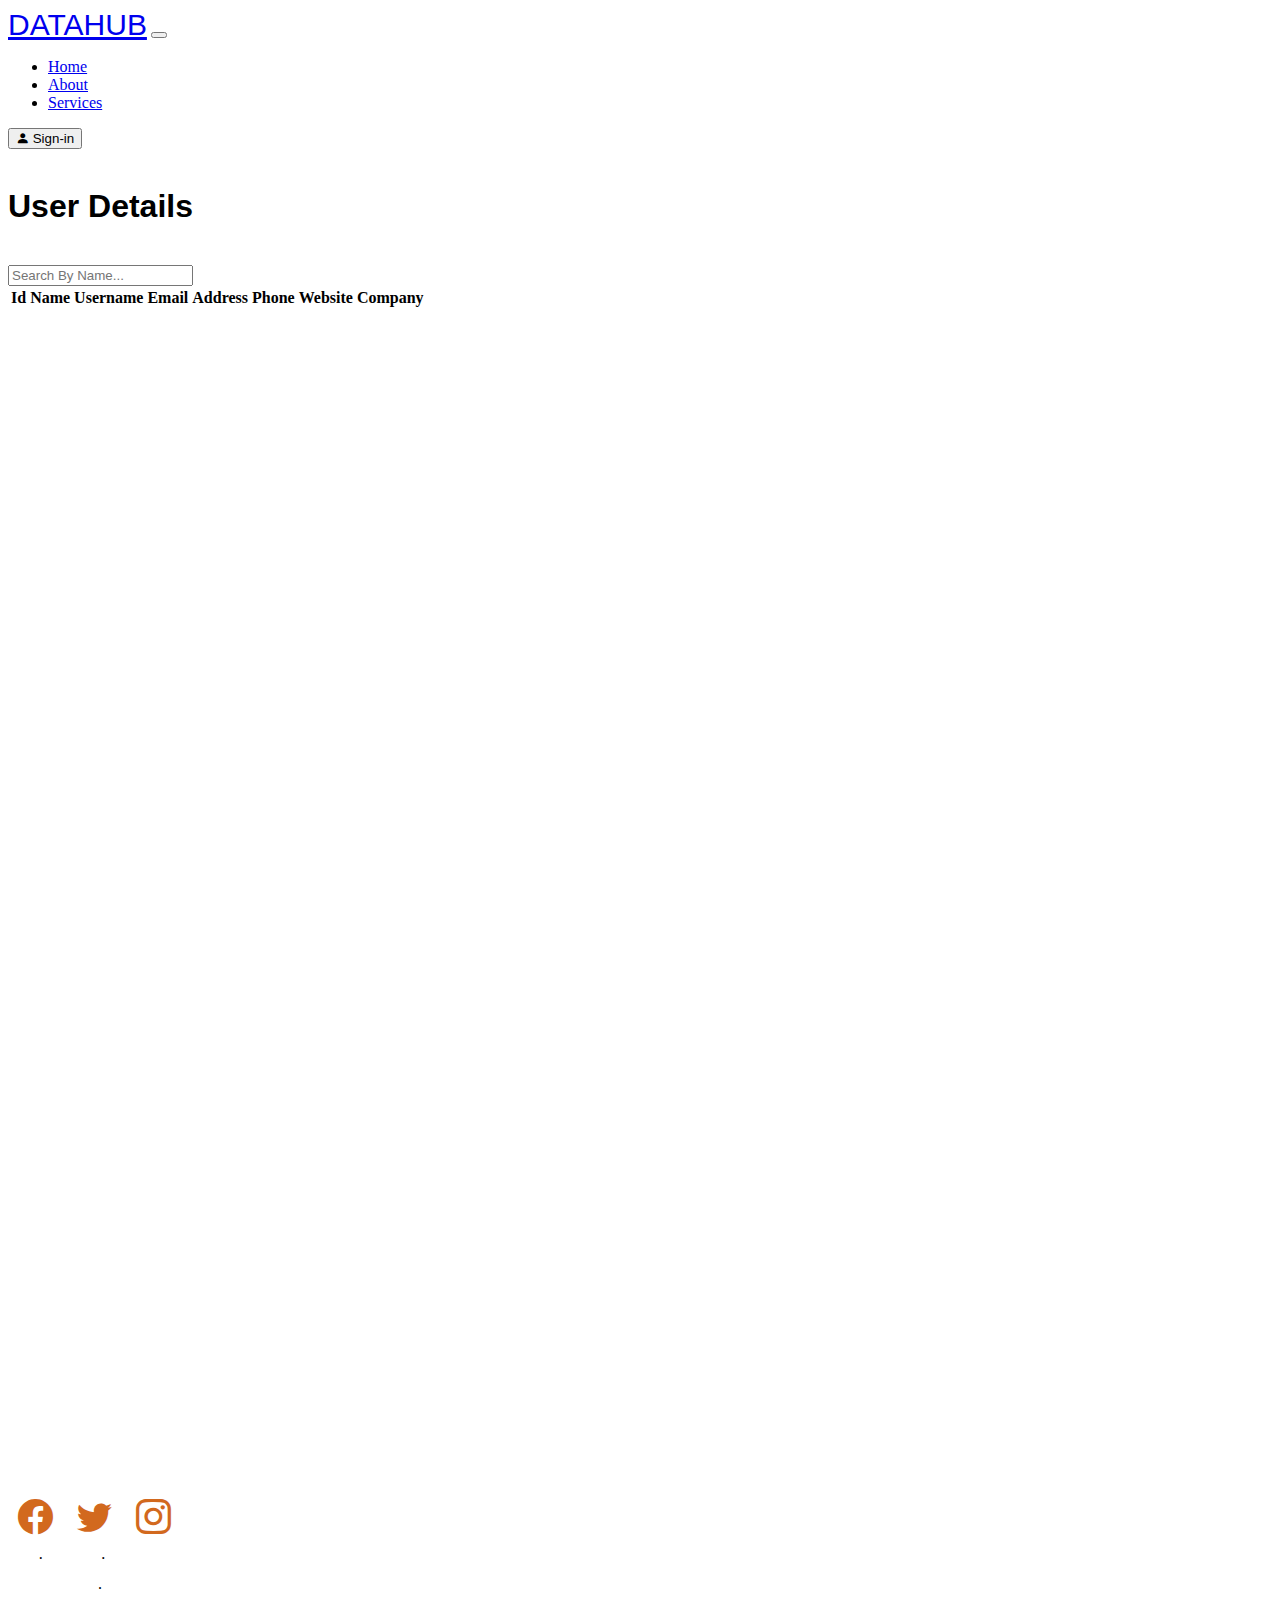
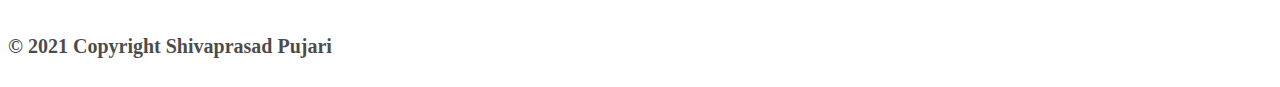
<file: js exercise/index.html>
<!DOCTYPE html>
<html lang="en">
<head>
    <meta charset="UTF-8">
    <meta http-equiv="X-UA-Compatible" content="IE=edge">
    <meta name="viewport" content="width=device-width, initial-scale=1.0">
    <title>Js Task</title>
    <script src="https://cdn.jsdelivr.net/npm/bootstrap@5.0.2/dist/js/bootstrap.bundle.min.js" integrity="sha384-MrcW6ZMFYlzcLA8Nl+NtUVF0sA7MsXsP1UyJoMp4YLEuNSfAP+JcXn/tWtIaxVXM" crossorigin="anonymous"></script>
    <link href="https://cdn.jsdelivr.net/npm/bootstrap@5.0.2/dist/css/bootstrap.min.css" rel="stylesheet" integrity="sha384-EVSTQN3/azprG1Anm3QDgpJLIm9Nao0Yz1ztcQTwFspd3yD65VohhpuuCOmLASjC" crossorigin="anonymous">
    <link rel="stylesheet" href="https://cdn.jsdelivr.net/npm/bootstrap-icons@1.3.0/font/bootstrap-icons.css">
    <link rel="stylesheet" href="style.css">
</head>
<body>  
<header>
    <nav class="navbar navbar-expand-lg navbar-light bg-dark p-3">
                      
        <a class="navbar-brand text-white" href="#">DATAHUB</a>
        <button class="navbar-toggler" type="button" data-bs-toggle="collapse" data-bs-target="#navbarSupportedContent" aria-controls="navbarSupportedContent" aria-expanded="false" aria-label="Toggle navigation">
          <span class="navbar-toggler-icon"></span>
        </button>
        <div class="collapse navbar-collapse" id="navbarSupportedContent">
          <ul class="navbar-nav me-auto mb-2 mb-lg-0">
            <li class="nav-item">
              <a class="nav-link active text-white" aria-current="page" href="#">Home</a>
            </li>
            <li class="nav-item">
              <a class="nav-link text-white" href="#">About</a>
            </li>
   
            <li class="nav-item">
              <a class="nav-link text-white" href="#">Services</a>
            </li>
          </ul>
          <form class="d-flex">
              <button type="button" class="btn btn-warning "><i class="bi bi-person-fill "></i> Sign-in</button>
          </form>
        </div>
     
    </nav>
</header>
<main>
    <div class="container">
        <br>
        <h1>User Details</h1><br>
        <div class="row">
                <div class="col-xl-4 offset-xl-8 mb-2">
                    <div class="form-outline text-end">
                    <input type="text" id="myInput" onkeyup="myFunction()" class="form-control" placeholder="Search By Name..."
                    aria-label="Search" />
                  </div>
                </div>
               <div class="col-xl-12"> 
                <table class="table table-hover"  id="myTable"  >
                    <thead class="table-primary">
                    <tr>
                         <th scope="col">Id</th>
                         <th scope="col">Name</th>
                         <th scope="col">Username</th>
                         <th scope="col">Email</th>
                         <th scope="col" colspan="2">Address</th>
                         <th scope="col">Phone</th>
                         <th scope="col">Website</th>
                         <th scope="col">Company</th>
                    </tr>
                    </thead>
                
                </table>
            </div>
        </div>
    </div>
</main>
    <footer>
        <div class="container-fluid bg-dark">
            <div class="row text-center">
                <div class="col-xl-12 pt-5">
                    <i class="bi bi-facebook icon-style"></i>
                    <i class="bi bi-twitter icon-style"></i>
                    <i class="bi bi-instagram icon-style"></i>
                </div>
                <div class="col-xl-12 text-white pt-4 pb-4">
                    <a href="#"> Info </a> .
                    <a href="#"> Support </a> .
                    <a href="#"> Marketing</a> <br>

                    <a href="#">Terms of Use</a> .
                    <a href="#">Privacy Policy</a>

                    <h4> © 2021 Copyright Shivaprasad Pujari</h4>
                </div>
            </div>
        </div>

    </footer>

        <script src="https://ajax.googleapis.com/ajax/libs/jquery/3.5.1/jquery.min.js"></script>
        <script src="script.js"></script>
</body>
</html>
</file>
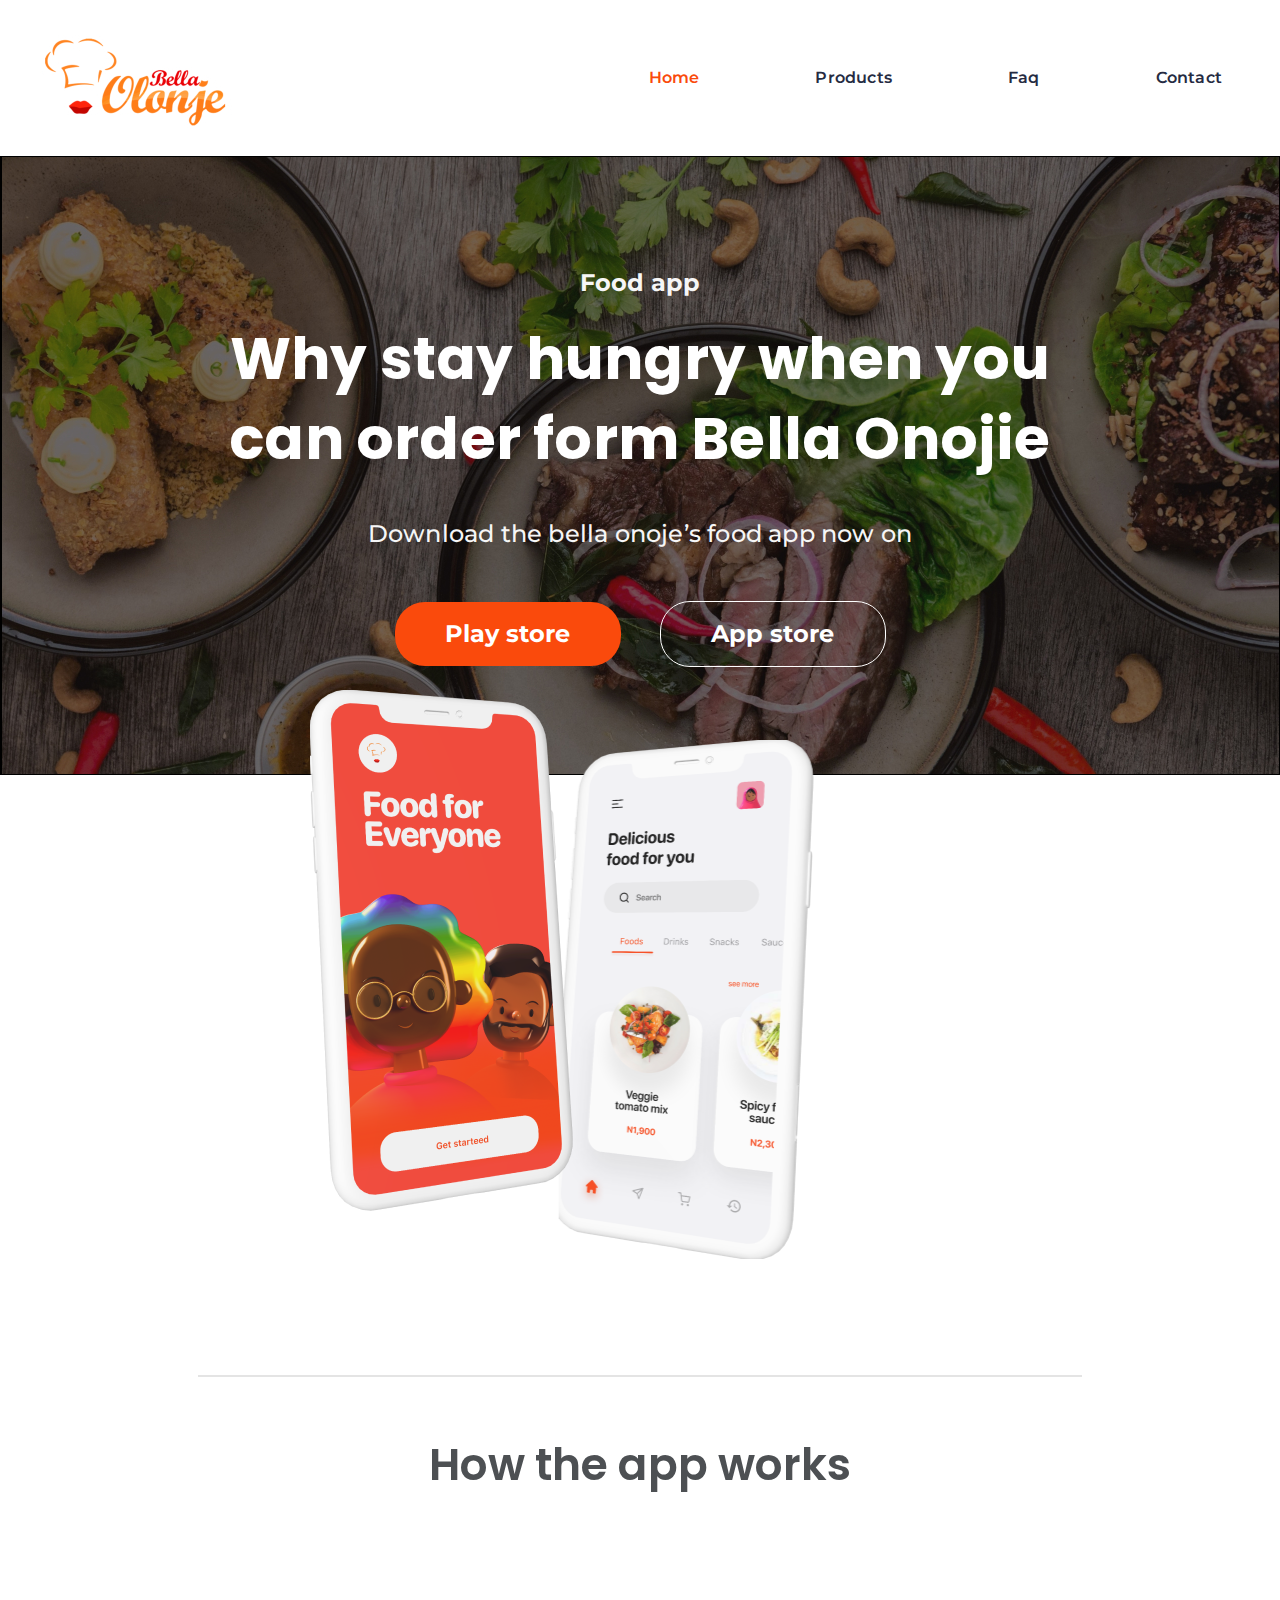
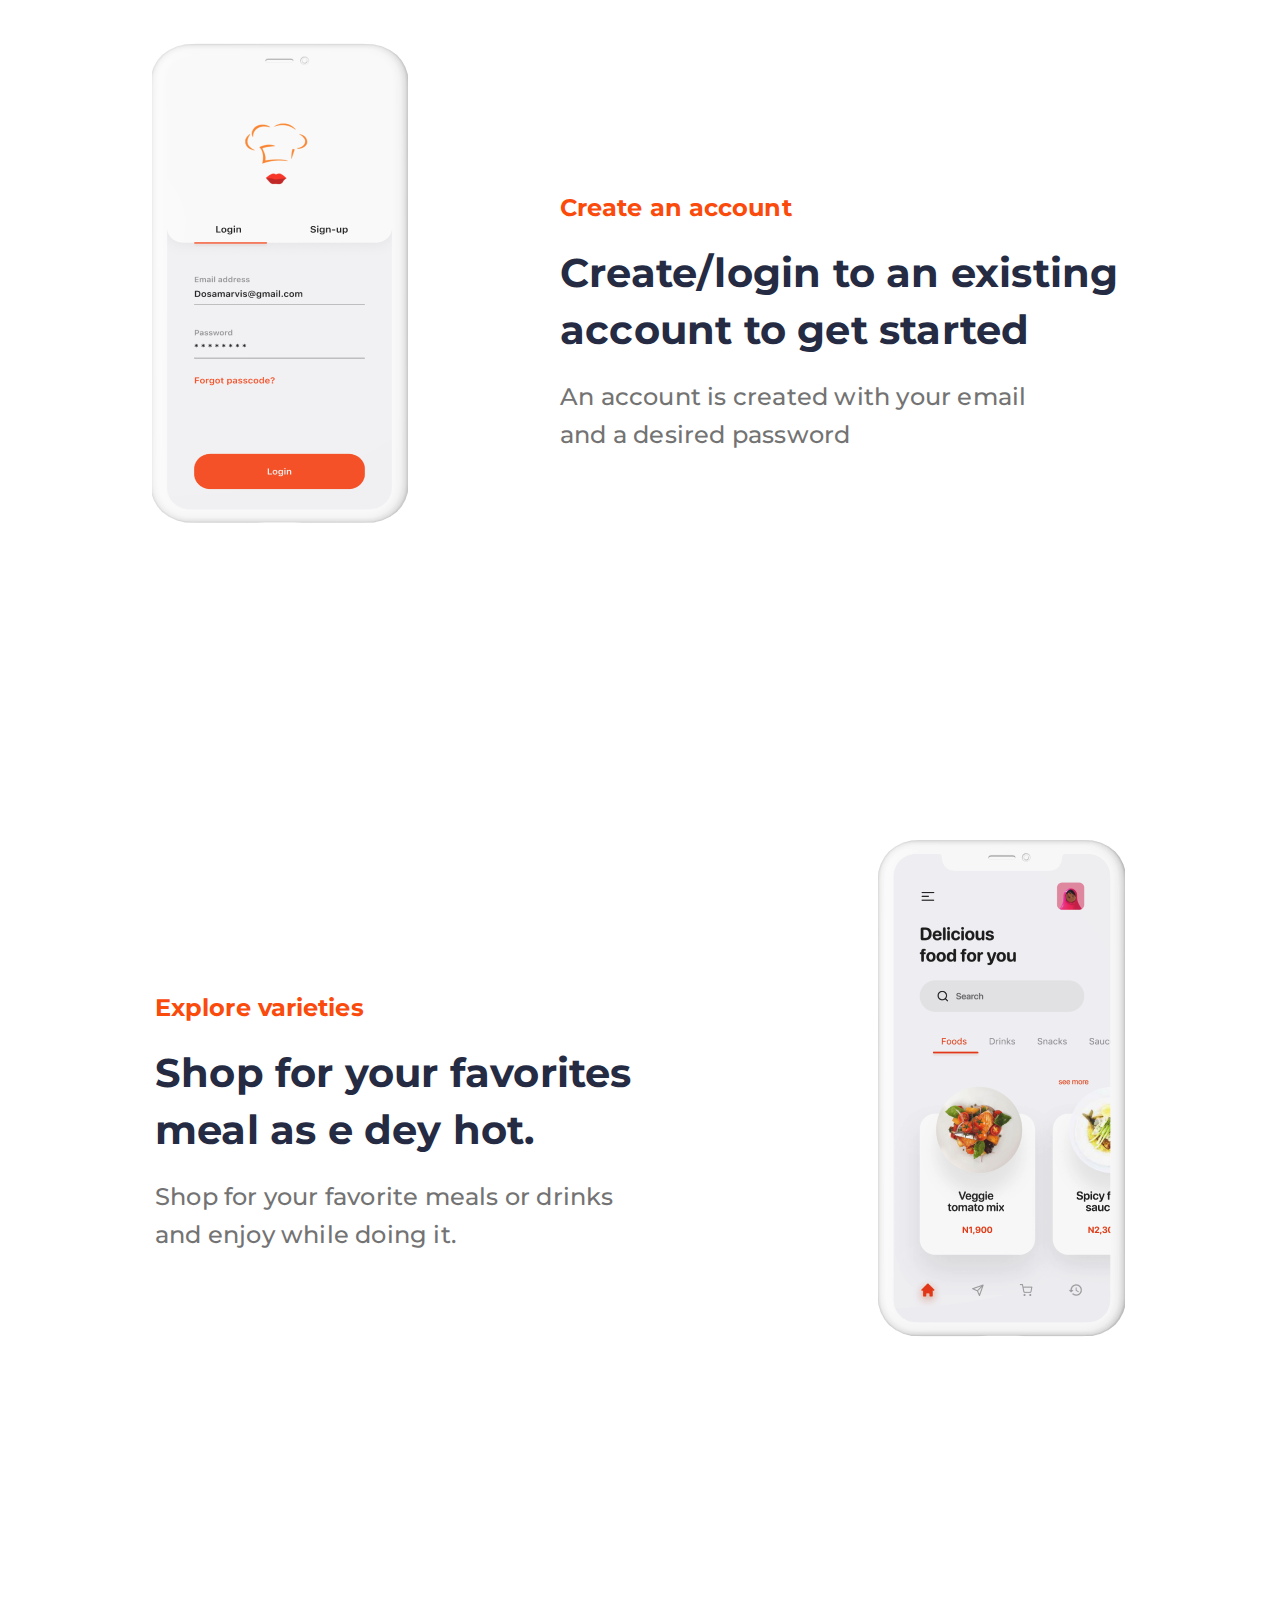
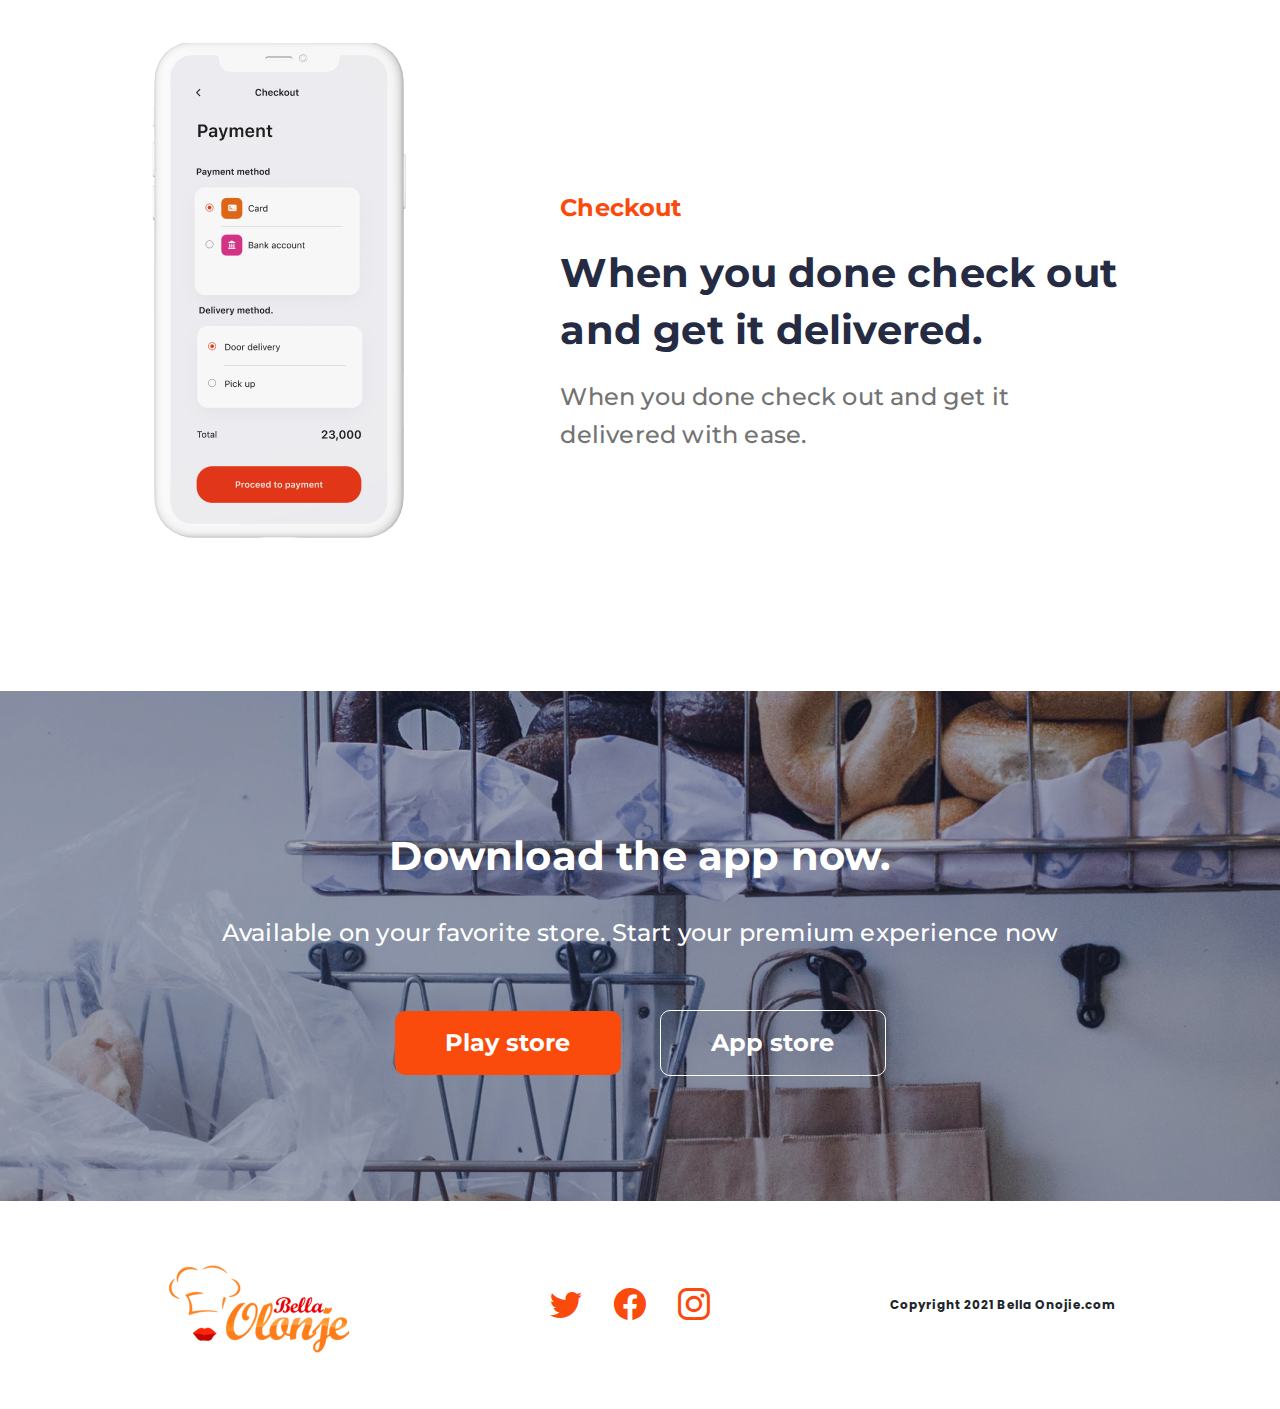
<file: simple exercise 1/index.html>
<!DOCTYPE html>
<html lang="en">

<head>
    <meta charset="UTF-8">
    <meta http-equiv="X-UA-Compatible" content="IE=edge">
    <meta name="viewport" content="width=device-width, initial-scale=1.0">
    <title>Food site</title>
    <link rel="stylesheet" href="https://cdn.jsdelivr.net/npm/bootstrap@5.1.1/dist/css/bootstrap.min.css">
    <link rel="stylesheet" href="https://cdn.jsdelivr.net/npm/bootstrap-icons@1.5.0/font/bootstrap-icons.css">
    <link rel="stylesheet" href="style.css">
    <script src="https://cdn.jsdelivr.net/npm/bootstrap@5.1.1/dist/js/bootstrap.min.js" integrity="sha384-skAcpIdS7UcVUC05LJ9Dxay8AXcDYfBJqt1CJ85S/CFujBsIzCIv+l9liuYLaMQ/" crossorigin="anonymous"></script>

</head>

<body>

    <div class="wrapper">
        <header>
            <div class="navbar-wrapper">
                <nav class="navbar navbar-expand-lg navbar-light container-fluid">
                    <div class="container-fluid p-0">
                        <a class="navbar-brand m-0" href="#">
                            <div class="logo-wrapper">
                                <img src="brand.jpg" alt="brand logo">
                            </div>
                        </a>
                        <button class="navbar-toggler" type="button" data-bs-toggle="collapse" data-bs-target="#navbarNav" aria-controls="navbarNav" aria-expanded="false" aria-label="Toggle navigation">
              <span class="navbar-toggler-icon"></span>
            </button>
                        <div class="collapse navbar-collapse nav-align-end" id="navbarNav">
                            <ul class="navbar-nav">
                                <li class="nav-item">
                                    <a class="nav-link active" aria-current="page" href="#">Home</a>
                                </li>
                                <li class="nav-item">
                                    <a class="nav-link" href="#">Products</a>
                                </li>
                                <li class="nav-item">
                                    <a class="nav-link" href="#">Faq</a>
                                </li>
                                <li class="nav-item">
                                    <a class="nav-link" href="#">Contact</a>
                                </li>
                            </ul>
                        </div>
                    </div>
                </nav>
            </div>
            <div class="hero-wrapper">
                <h3>Food app</h3>
                <h1>Why stay hungry when you can order form Bella Onojie</h1>
                <h4>Download the bella onoje’s food app now on</h4>
                <div class="btn-wrapper">
                    <button class="btn btn-one btn-rounded">Play store</button>
                    <button class="btn btn-two btn-rounded">App store</button>
                </div>
            </div>
        </header>
        <main>
            <div class="mobile-wrapper">
                <div class="mobile-container">
                    <div class="mobile-left">
                        <img src="mob1.png" alt="mobile1">
                    </div>
                    <div class="mobile-right">
                        <img src="mob2.png" alt="mobile2">
                    </div>
                </div>
            </div>
            <div class="features-container">
                <h3>How the app works</h3>
                <div class="features-section">
                    <div class="features-image">
                        <img src="mobile1.png" alt="features mobile 1">
                    </div>
                    <div class="features-content">
                        <h3>Create an account</h3>
                        <h2>Create/login to an existing account to get started
                        </h2>
                        <h4>
                            An account is created with your email and a desired password
                        </h4>
                    </div>
                </div>
                <div class="features-section align">
                    <div class="features-content">
                        <h3>Explore varieties</h3>
                        <h2>Shop for your favorites meal as e dey hot.
                        </h2>
                        <h4>
                            Shop for your favorite meals or drinks and enjoy while doing it.
                        </h4>
                    </div>
                    <div class="features-image">
                        <img src="mobile2.png" alt="features mobile 2">
                    </div>
                </div>
                <div class="features-section">
                    <div class="features-image">
                        <img src="mobile3.png" alt="features mobile 3">
                    </div>
                    <div class="features-content">
                        <h3>Checkout</h3>
                        <h2>When you done check out and get it delivered.
                        </h2>
                        <h4>
                            When you done check out and get it delivered with ease.
                        </h4>
                    </div>
                </div>
            </div>
        </main>
        <footer>
            <div class="footer-wrapper">
                <div class="footer-banner">
                    <h2>Download the app now.</h2>
                    <h4>Available on your favorite store. Start your premium experience now</h4>
                    <div class="btn-wrapper">
                        <button class="btn btn-one">Play store</button>
                        <button class="btn btn-two">App store</button>
                    </div>
                </div>
                <div class="footer">
                    <div class="footer-brand brand-display">
                        <img src="brand.jpg" alt="footer brand logo">
                    </div>
                    <div class="icons-wrapper">
                        <span class="icon"><i class="bi bi-twitter"></i></span>
                        <span class="icon"><i class="bi bi-facebook"></i></span>
                        <span class="icon"><i class="bi bi-instagram"></i></span>
                    </div>
                    <span class="copyright"> Copyright 2021 Bella Onojie.com</span>
                </div>
            </div>
        </footer>
    </div>


</body>

</html>
</file>
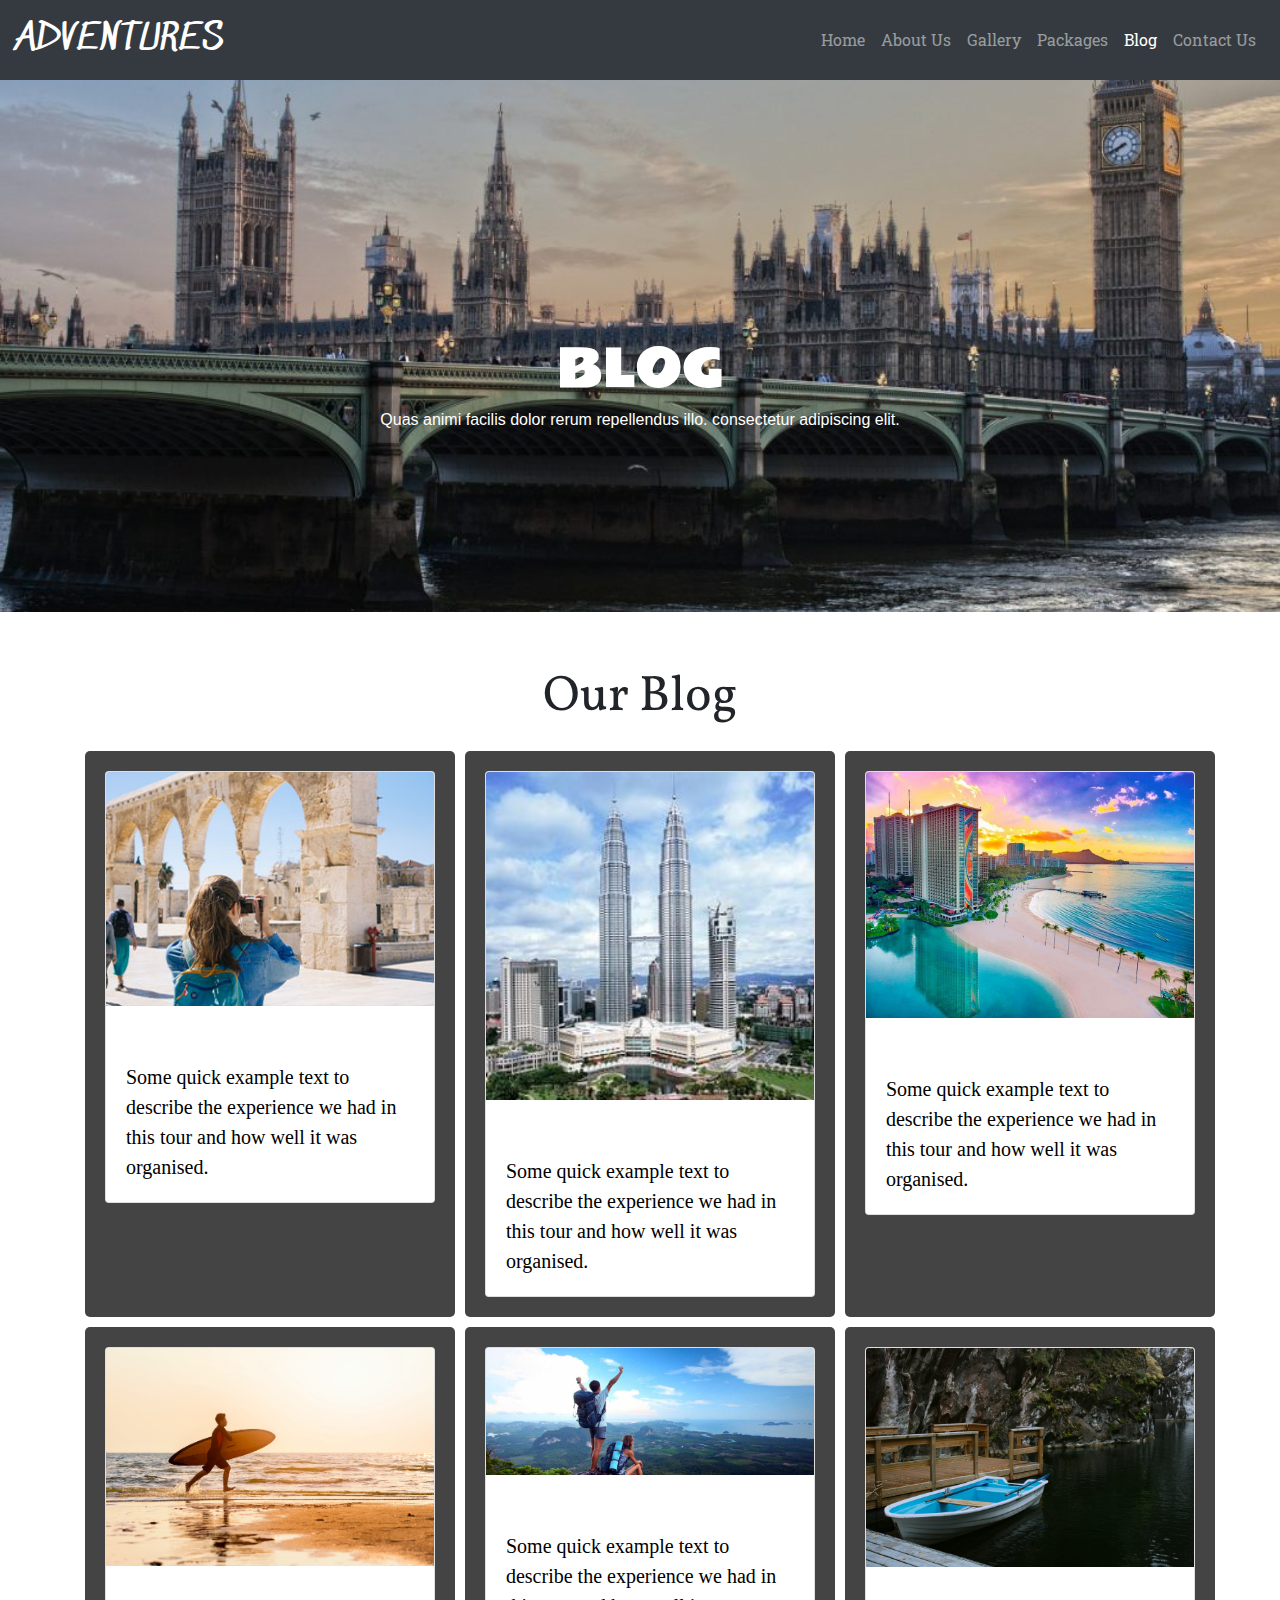
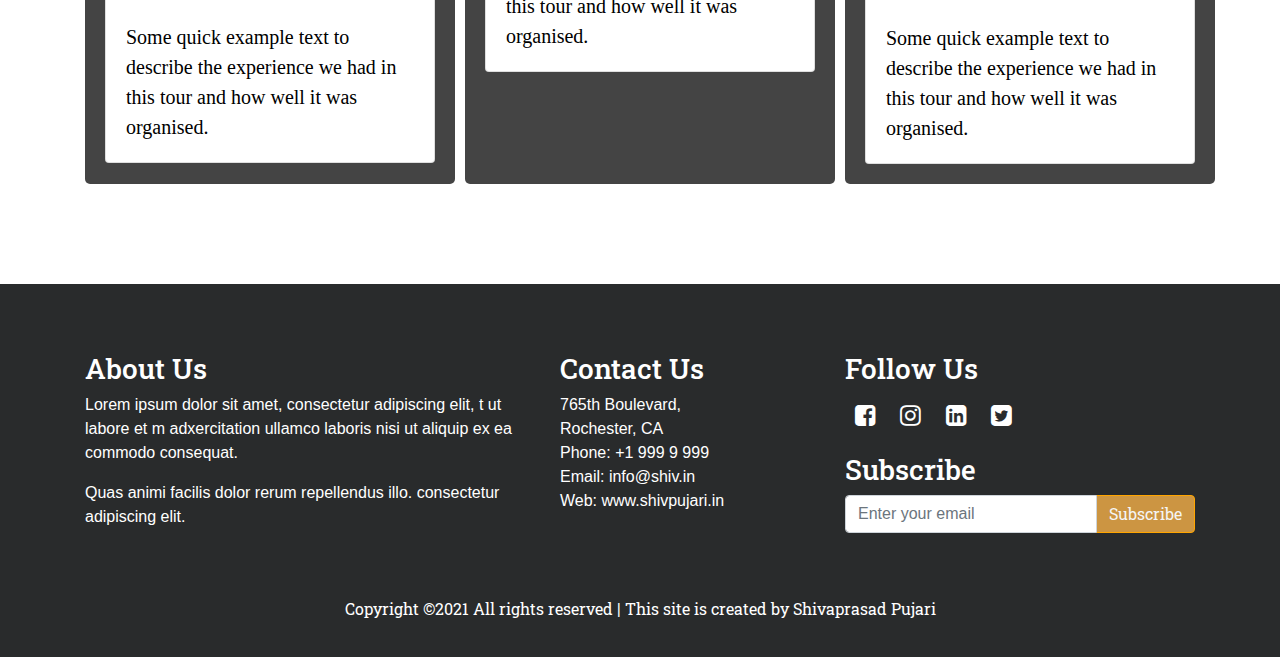
<file: exercise 1/blog.html>
<!DOCTYPE html>
<html>
<head>
	<title>my webpage</title>
  <link rel="stylesheet" href="https://maxcdn.bootstrapcdn.com/bootstrap/4.5.2/css/bootstrap.min.css">

    <link rel="stylesheet" href="style4.css">
    <meta name="viewport" content="width=device-width, initial-scale=1.0">

<script src="https://ajax.googleapis.com/ajax/libs/jquery/3.5.1/jquery.min.js"></script>

<script src="https://cdnjs.cloudflare.com/ajax/libs/popper.js/1.16.0/umd/popper.min.js"></script>

<script src="https://maxcdn.bootstrapcdn.com/bootstrap/4.5.2/js/bootstrap.min.js"></script>
<link rel="stylesheet" href="https://cdnjs.cloudflare.com/ajax/libs/font-awesome/4.7.0/css/font-awesome.min.css">

<link href="https://fonts.googleapis.com/css2?family=Sedgwick+Ave&display=swap" rel="stylesheet">
<link href="https://fonts.googleapis.com/css2?family=Roboto+Slab:wght@100;400&family=Sedgwick+Ave&display=swap" rel="stylesheet">
<link href="https://fonts.googleapis.com/css2?family=Rammetto+One&display=swap" rel="stylesheet">
<link href="https://fonts.googleapis.com/css2?family=Vollkorn&display=swap" rel="stylesheet">
<link href="https://fonts.googleapis.com/css2?family=Nanum+Myeongjo:wght@700&display=swap" rel="stylesheet">
</head>
<body>

    <header class="banner">
    <div class="container-fluid">
      
        <nav class="navbar navbar-expand-lg navbar-dark bg-dark">
          <a class="navbar-brand brand-font" href="#">ADVENTURES</a>
          <button class="navbar-toggler" type="button" data-toggle="collapse" data-target="#navbarNavAltMarkup">
            <span class="navbar-toggler-icon"></span>
          </button>
          <div class="collapse navbar-collapse  justify-content-end" id="navbarNavAltMarkup">
            <div class="navbar-nav Roboto-font">
              <a class="nav-item nav-link " href="index.html">Home</a>
              <a class="nav-item nav-link" href="#about-us">About Us</a>
              <a class="nav-item nav-link" href="gallery.html">Gallery</a>
              <a class="nav-item nav-link" href="#">Packages</a>
              <a class="nav-item nav-link active" href="#">Blog</a>
              <a class="nav-item nav-link" href="#contact-us">Contact Us</a>
            </div>
          </div>
        </nav>
          <h1 class="text-center heading">BLOG</h1>
          <p class="text-center subHeading">Quas animi facilis dolor rerum repellendus illo. consectetur adipiscing elit.</p>
        </div>
      </div>
    </header>



<div class="container">
  <div class="row mt-5">
    <div class="col-xl-12 text-center">
       <p id="blog-heading"> Our Blog </p>
    </div>
</div>
  <div class="wrapper">
    <div class="box">
      <div class="card">
        <img class="card-img-top" src="dest.jpg" alt="Card image cap">
        <div class="card-body">
          <h5 class="card-title">Murray River near Loxton</h5>
          <p class="card-text">Some quick example text to describe the experience we had in this tour and how well it was organised.</p>
        </div>
      </div>
    </div>
    <div class="box b">
      <div class="card">
        <img class="card-img-top" src="dest2.jpeg" alt="Card image cap">
        <div class="card-body">
          <h5 class="card-title">Card title</h5>
          <p class="card-text">Some quick example text to describe the experience we had in this tour and how well it was organised.</p>
        </div>
      </div>
    </div>
    <div class="box c">
      <div class="card">
        <img class="card-img-top" src="dest3.jpg" alt="Card image cap">
        <div class="card-body">
          <h5 class="card-title">Card title</h5>
          <p class="card-text">Some quick example text to describe the experience we had in this tour and how well it was organised.</p>
        </div>
      </div>
    </div>
    <div class="box d">
      <div class="card">
        <img class="card-img-top" src="car1.jpg" alt="Card image cap">
        <div class="card-body">
          <h5 class="card-title">Card title</h5>
          <p class="card-text">Some quick example text to describe the experience we had in this tour and how well it was organised.</p>
        </div>
      </div>
    </div>
      <div class="box e">
        <div class="card">
          <img class="card-img-top" src="car2.jpg" alt="Card image cap">
          <div class="card-body">
            <h5 class="card-title">Card title</h5>
            <p class="card-text">Some quick example text to describe the experience we had in this tour and how well it was organised.</p>
          </div>
        </div>
      </div>
      <div class="box f">
        <div class="card">
          <img class="card-img-top" src="car5.jpg" alt="Card image cap">
          <div class="card-body">
            <h5 class="card-title">Card title</h5>
            <p class="card-text">Some quick example text to describe the experience we had in this tour and how well it was organised.</p>
          </div>
        </div>
      </div>
  </div>
</div>










    <footer>
        <div class="container mt-5">
          <div class="row">
            <div class="col-xl-5 col-md-4" id="about-us">
              <h3 class="Roboto-font">About Us</h3>
              <p>Lorem ipsum dolor sit amet, consectetur adipiscing elit, t ut labore et m adxercitation ullamco laboris nisi ut aliquip ex ea commodo consequat.</p>
              <p>Quas animi facilis dolor rerum repellendus illo. consectetur adipiscing elit.</p>
            </div>
            <div class="col-xl-3 col-md-4" id="contact-us">
              <h3 class="Roboto-font">Contact Us</h3>
            <p> 765th Boulevard,<br>
              Rochester, CA <br>
              Phone: +1 999 9 999 <br>
              Email: info@shiv.in <br>
              Web: www.shivpujari.in</p>
            </div>
            <div class="col-xl-4 col-md-4">
              <h3 class="Roboto-font">Follow Us</h3>
              <p><i class="fa fa-facebook-square " id="iconStyle" aria-hidden="true"></i>
                <i class="fa fa-instagram " id="iconStyle" aria-hidden="true"></i>
                <i class="fa fa-linkedin-square " id="iconStyle" aria-hidden="true"></i>
                <i class="fa fa-twitter-square " id="iconStyle" aria-hidden="true"></i></p>
              <h3 class="Roboto-font">Subscribe</h3>
              <div class="input-group mb-3">
                <input type="text" class="form-control" placeholder="Enter your email" id="mail" name="email">
                <div class="input-group-append">
                  <span class="input-group-text subscribe-button">Subscribe</span>
                </div>
              </div>
            </div>
          </div>
          <div class="row mt-5">
             <div class="col-xl-12 text-center">
             <p class="Roboto-font mobile-copyright"> Copyright ©2021 All rights reserved | This site is created by Shivaprasad Pujari </p>
             </div>
          </div>
        </div>
        </footer>
</body>
</html>
</file>
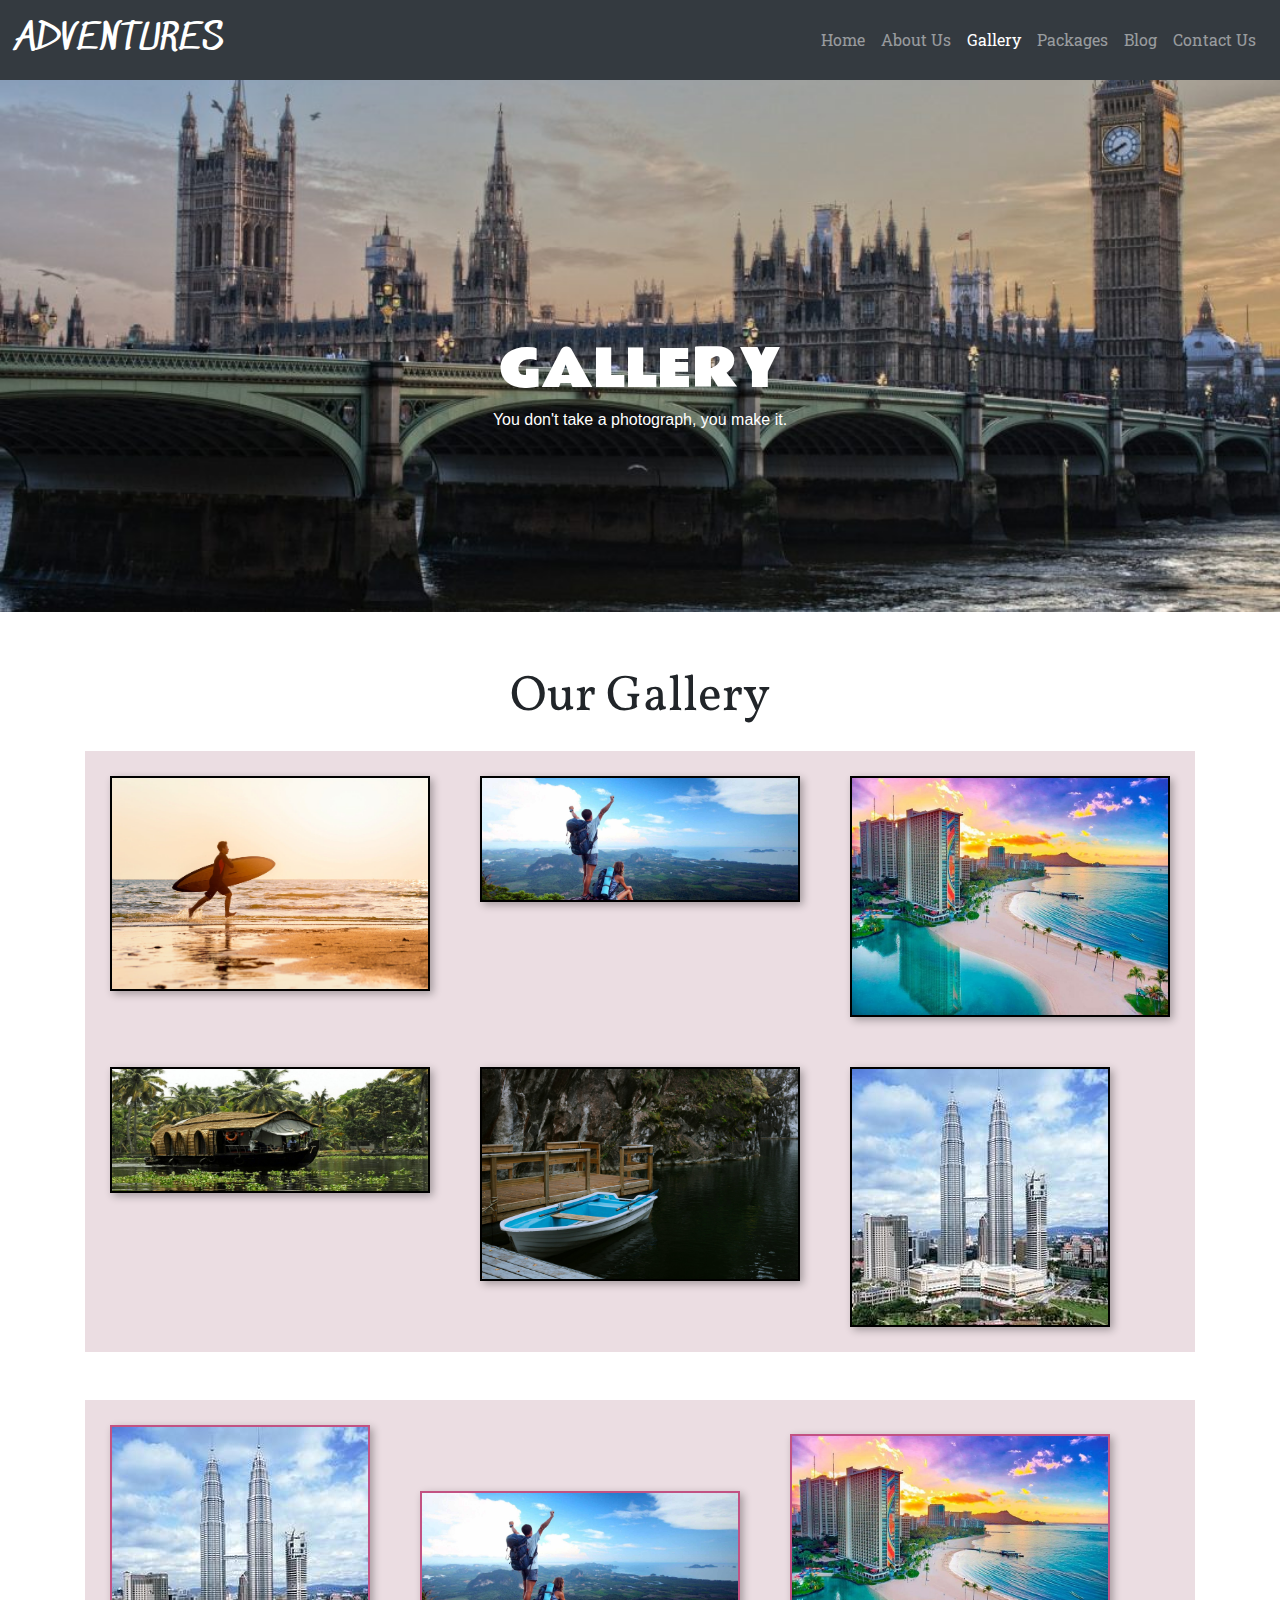
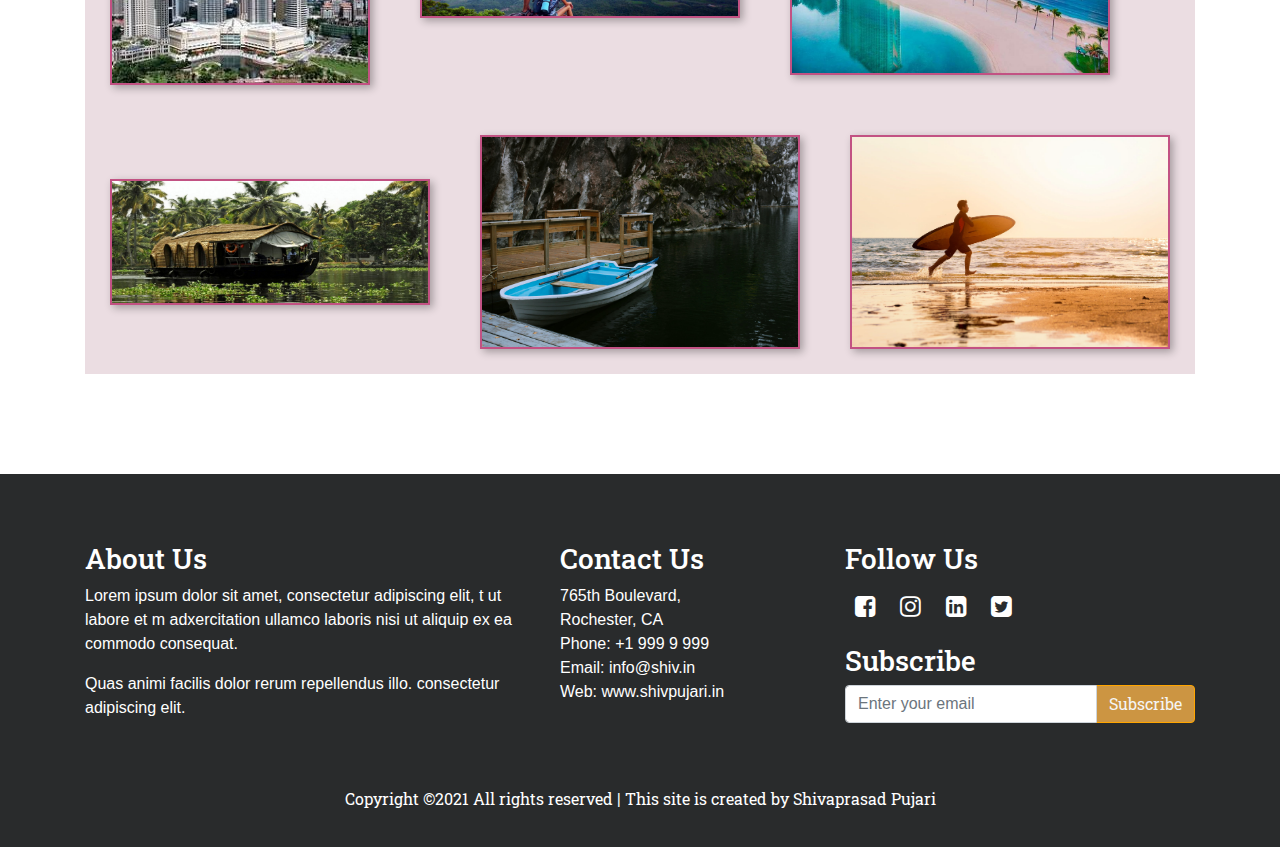
<file: exercise 1/gallery.html>
<!DOCTYPE html>
<html>
<head>
	<title>my webpage</title>
  <link rel="stylesheet" href="https://maxcdn.bootstrapcdn.com/bootstrap/4.5.2/css/bootstrap.min.css">

    <link rel="stylesheet" href="style3.css">
    <meta name="viewport" content="width=device-width, initial-scale=1.0">

<script src="https://ajax.googleapis.com/ajax/libs/jquery/3.5.1/jquery.min.js"></script>

<script src="https://cdnjs.cloudflare.com/ajax/libs/popper.js/1.16.0/umd/popper.min.js"></script>

<script src="https://maxcdn.bootstrapcdn.com/bootstrap/4.5.2/js/bootstrap.min.js"></script>
<link rel="stylesheet" href="https://cdnjs.cloudflare.com/ajax/libs/font-awesome/4.7.0/css/font-awesome.min.css">

<link href="https://fonts.googleapis.com/css2?family=Sedgwick+Ave&display=swap" rel="stylesheet">
<link href="https://fonts.googleapis.com/css2?family=Roboto+Slab:wght@100;400&family=Sedgwick+Ave&display=swap" rel="stylesheet">
<link href="https://fonts.googleapis.com/css2?family=Rammetto+One&display=swap" rel="stylesheet">
<link href="https://fonts.googleapis.com/css2?family=Vollkorn&display=swap" rel="stylesheet">
<link href="https://fonts.googleapis.com/css2?family=Nanum+Myeongjo:wght@700&display=swap" rel="stylesheet">
</head>
<body>

    <header class="banner">
    <div class="container-fluid">
      
        <nav class="navbar navbar-expand-lg navbar-dark bg-dark">
          <a class="navbar-brand brand-font" href="#">ADVENTURES</a>
          <button class="navbar-toggler" type="button" data-toggle="collapse" data-target="#navbarNavAltMarkup">
            <span class="navbar-toggler-icon"></span>
          </button>
          <div class="collapse navbar-collapse  justify-content-end" id="navbarNavAltMarkup">
            <div class="navbar-nav Roboto-font">
              <a class="nav-item nav-link " href="index.html">Home</a>
              <a class="nav-item nav-link" href="#about-us">About Us</a>
              <a class="nav-item nav-link active" href="#">Gallery</a>
              <a class="nav-item nav-link" href="#">Packages</a>
              <a class="nav-item nav-link" href="blog.html">Blog</a>
              <a class="nav-item nav-link" href="#contact-us">Contact Us</a>
            </div>
          </div>
        </nav>
          <h1 class="text-center heading"> GALLERY </h1>
          <p class="text-center subHeading">You don't take a photograph, you make it.</p>
        </div>
      </div>
    </header>

<section>

  <div class="container">
      <div class="row mt-5">
          <div class="col-xl-12 text-center">
             <p id="gallery-heading"> Our Gallery </p>
          </div>
      </div>
      <div class="photo-set1">
        <img src="car1.jpg" alt="Sample photo">
        <img src="car2.jpg" alt="Sample photo">
        <img src="dest3.jpg" alt="Sample photo">
        <img src="car4.jpg" alt="Sample photo">
        <img src="car5.jpg" alt="Sample photo">
        <img src="dest2.jpeg" alt="Sample photo">
       
    </div>
 
  </div>

  <div class="container mt-5">
    <div class="photo-set2">
        <img src="dest2.jpeg" alt="Sample photo">
        <img src="car2.jpg" alt="Sample photo">
        <img src="dest3.jpg" alt="Sample photo">
        <img src="car4.jpg" alt="Sample photo">
        <img src="car5.jpg" alt="Sample photo">
        <img src="car1.jpg" alt="Sample photo">
       
    </div>
  </div>

  
</section>












    <footer>
        <div class="container mt-5">
          <div class="row">
            <div class="col-xl-5 col-md-4" id="about-us">
              <h3 class="Roboto-font">About Us</h3>
              <p>Lorem ipsum dolor sit amet, consectetur adipiscing elit, t ut labore et m adxercitation ullamco laboris nisi ut aliquip ex ea commodo consequat.</p>
              <p>Quas animi facilis dolor rerum repellendus illo. consectetur adipiscing elit.</p>
            </div>
            <div class="col-xl-3 col-md-4" id="contact-us">
              <h3 class="Roboto-font">Contact Us</h3>
            <p> 765th Boulevard,<br>
              Rochester, CA <br>
              Phone: +1 999 9 999 <br>
              Email: info@shiv.in <br>
              Web: www.shivpujari.in</p>
            </div>
            <div class="col-xl-4 col-md-4">
              <h3 class="Roboto-font">Follow Us</h3>
              <p><i class="fa fa-facebook-square " id="iconStyle" aria-hidden="true"></i>
                <i class="fa fa-instagram " id="iconStyle" aria-hidden="true"></i>
                <i class="fa fa-linkedin-square " id="iconStyle" aria-hidden="true"></i>
                <i class="fa fa-twitter-square " id="iconStyle" aria-hidden="true"></i></p>
              <h3 class="Roboto-font">Subscribe</h3>
              <div class="input-group mb-3">
                <input type="text" class="form-control" placeholder="Enter your email" id="mail" name="email">
                <div class="input-group-append">
                  <span class="input-group-text subscribe-button">Subscribe</span>
                </div>
              </div>
            </div>
          </div>
          <div class="row mt-5">
             <div class="col-xl-12 text-center">
             <p class="Roboto-font mobile-copyright"> Copyright ©2021 All rights reserved | This site is created by Shivaprasad Pujari </p>
             </div>
          </div>
        </div>
        </footer>
</body>
</html>
</file>
<file: complex exercise 2/style.css>
@import url('https://fonts.googleapis.com/css2?family=Roboto:wght@700;400&display=swap');
:root {
    --font_one: 'roboto', sans-serif;
    --white_color: #FFFFFF;
    --black_color:  #000000;
    --grey_color: #F6F6F6;
    --blue_color: rgba(38, 78, 162, 1);
    --green_color: rgba(78, 132, 18, 1);
    --lightblue_color: rgba(31, 152, 146, 1);
    --grey_color_two: rgba(196, 196, 196, 1);
    --navy_blue_color:#000080;
    --navy-blue-two: rgba(38, 78, 162, 1);
   
}

html,
body {
    width: 100%;
    height: 100%;
}

body {
    background-color: var(--grey_color);
    overflow: auto;
}

.wrapper {
    background-color: var(--white_color);
    max-width: 90rem;
    height: max-content;
    margin: 0 auto;
   overflow: hidden;
}

.container #agency{
    font-family: var(--font_one);
    font-size: 12px;
    font-style: normal;
    font-weight: 700;
    line-height: 15px;
    letter-spacing: 0px;
    margin-left: 5px;
}

.block-1{
    background-color: var(--blue_color);

}

.block-1 img{
    float: right;
    margin-right: 20px;
}

.block-2{
    background-color: var(--green_color);
    
}

.block-3{
    background-color: var(--lightblue_color);

}

.block-3 img{
   padding: 15px 20px;
}

.navbar-brand{
    display: none;
}

.navitem-active{
    color: var(--navy-blue-two) !important;
}

.nav-font{
    font-family: var(--font_one);
    font-size: 14px;
    font-style: normal;
    font-weight: 700;
    line-height: 20px;
    letter-spacing: 0px;

}
main{
    position: relative;
}

main::before {
    content: '';
    width: 1440px;
    background-color: var(--grey_color_two);
    border: 1.25px solid var(--white_color);
    height: 2px;
    position: absolute;
    margin: 0 auto;
}

#brand-name{
    font-family: var(--font_one);
    font-size: 12px;
    font-style: normal;
    font-weight: 700;
    line-height: 15px;
    letter-spacing: 0px;
    color: var(--white_color);
}

.grey-bar{
    height: 12px;
    width: 398px;
    margin: 40px 0;
    background: var(--grey_color_two);
}

.title{
    font-family: var(--font_one);
    font-size: 30px;
    font-style: normal;
    font-weight: 700;
    line-height: 44px;
    letter-spacing: 0px;
    padding-bottom: 20px;
}

.banner{
    position: relative;
    
}

.banner .image-fit{
    width: 100%;
    object-fit: cover;
}

.tool-tip-container{
    position: absolute;
    left: 312px;
    top: 157px;
}

.tool-tip-content{
    position: absolute;
    left: 328px;
    top: 165px;
}

.banner p{
    font-family: var(--font_one);
    font-size: 14px;
    font-style: normal;
    font-weight: 400;
    line-height: 20px;
    letter-spacing: 0px;
    text-align: left;
    max-width: 528px;
    margin-top: 10px;
}

.box-container{
    display: flex;
    max-width: 255px;
}

.box-container .box-one{
    display: flex;
    align-items: center;
    justify-content: space-evenly;
    width: 75%;
    height: 56px;
    background-color: var(--green_color);
}

.box-container .box-two{
    margin-left: 5px;
    width: 25%;
    height: 56px;
    background-color: var(--green_color);
    display: flex;
    align-items: center;
    justify-content: center;
}

.box-one .text{
    font-family: var(--font_one);
    font-size: 12px;
    font-style: normal;
    font-weight: 400;
    line-height: 17px;
    letter-spacing: 0px;
    text-align: left;
    color: var(--white_color);
    padding: 5px;

}

.box-one .icon{
    color: var(--white_color);
    cursor: pointer;

}

.box-container-two{
    margin-top: 5px;
    height: 56px;
    width: 255px;
    border: 2px solid var(--green_color);
    display: flex;
    align-items: center;
    justify-content: space-evenly;

}

.box-container-two .text{
    font-family: var(--font_one);
    font-size: 12px;
    font-style: normal;
    font-weight: 700;
    line-height: 17px;
    letter-spacing: 0px;
    text-align: left;
    color: var(--green_color);

}

.box-container-two .icon{
    color: var(--green_color);
    font-size: 25px;
}

.green-bar{
    width: 255px;
    height: 8px;
    background-color: var(--green_color);
}

.column-two-subtitle{
    font-family: var(--font_one);
    font-size: 20px;
    font-style: normal;
    font-weight: 700;
    line-height: 29px;
    letter-spacing: 0px;
    text-align: left;
    padding-top: 5px;

}

.cards-container{
    max-width: 255px;
    display: flex;
    flex-wrap: wrap; 
    box-shadow: 10px 10px 0px -5px var(--green_color);
   
   
}

.cards-container .card-img{
    width: 100%;

}

.cards-content{
    box-shadow: -2px 0 5px -5px #333;
}
.cards-content .card-text{
    font-family: var(--font_one);
    font-size: 12px;
    font-style: normal;
    font-weight: 400;
    line-height: 18px;
    letter-spacing: 0px;
    text-align: left;
    
}

#card-title{
    font-family: var(--font_one);
    font-size: 12px;
    font-style: normal;
    font-weight: 700;
    line-height: 18px;
    letter-spacing: 0px;
    text-align: left;
    color: var(--green_color);
}

.subheading{
    font-family: var(--font_one);
    font-size: 16px;
    font-style: normal;
    font-weight: 700;
    line-height: 20px;
    letter-spacing: 0px;
    text-align: left;

}

.profile{
    height: 172px;
    width: 230px;
    background-color: var(--green_color);
    text-align: center;
    object-fit: cover;
}


.profile-content{
    width: 230px;
    height: 98px;
    background-color: var(--white_color);
    display: flex;
    align-items:flex-start;
    box-shadow: 3px 3px 10px 1px var(--grey_color_two);
    
}

.profile-content img{
    margin: 10px;
}

.profile-content .person-name{
    font-family: var(--font_one);
    font-size: 14px;
    font-style: normal;
    font-weight: 700;
    line-height: 18px;
    letter-spacing: 0px;

}

.profile-content .person-designation{
    font-family: var(--font_one);
    font-size: 12px;
    font-style: normal;
    font-weight: 400;
    line-height: 18px;
    letter-spacing: 0px;  
}

.location-wrapper{
    width: 280px;
    height: 225px;
    box-shadow: 3px 3px 10px 1px var(--grey_color_two);

}

.location-wrapper .img-loc{
    width: 100%;
}

.location-content{
    display: flex;
    align-items: flex-start;
    padding: 10px;
}

.location-content .loc-caption{
    font-family: var(--font_one);
    font-size: 14px;
    font-style: normal;
    font-weight: 700;
    letter-spacing: 0px;
    padding-left: 10px;


}

.credit-line-text{
    font-family: var(--font_one);
    font-size: 14px;
    font-style: normal;
    font-weight: 400;
    line-height: 24px;
    letter-spacing: 0px;
    text-align: left;

}

.social-icons{
    display: flex;
    flex-direction: row;
    justify-content:space-between;
    max-width: 240px;

}

.social-icons .icon{
    background-color: var(--black_color);
    padding: 2px 10px;
    color: var(--white_color);
    font-size: 25px;
}

.subject-content{
    font-family: var(--font_one);
    font-size: 14px;
    font-style: normal;
    font-weight: 400;
    line-height: 20px;
    letter-spacing: 0px;
    text-align: left;

}

.category-content{
    font-family: var(--font_one);
    font-size: 14px;
    font-style: normal;
    font-weight: 400;
    line-height: 19px;
    letter-spacing: 0px;
    text-align: left;

}

.resources-title{
    font-family: var(--font_one);
    font-size: 24px;
    font-style: normal;
    font-weight: 700;
    line-height: 29px;
    letter-spacing: 0px;
    text-align: left;

}

.resource-one-wrapper{
    max-width: 528px;
    max-height: 360px;
    box-shadow: 3px 3px 10px 1px var(--grey_color_two);

}

.resource-one-wrapper .img-loc{
    width: 100%;
}

.resource-one-content{
    display: flex;
    align-items: flex-start;
    padding-left: 10px;
    
}

.resource-one-content .date{
    font-family: var(--font_one);
    font-size: 14px;
    font-style: normal;
    font-weight: 400;
    letter-spacing: 0px;
    line-height: 18px;
    padding-left: 10px;
}

.resource-two-wrapper{
    position: relative;
    max-width: 256px;
    max-height: 300px;
    box-shadow: 3px 3px 10px 1px var(--grey_color_two);

}

.resource-two-wrapper .img-loc{
    width: 100%;
}

.img-lap{
    position: absolute;
    left: 70px;
    top: 35px;
}

.resource-two-content{
    display: flex;
    align-items: center;
    padding-left: 10px;
    
}

.res-caption1{
    font-family: var(--font_one);
    font-size: 14px;
    font-style: normal;
    font-weight: 700;
    letter-spacing: 0px;
    line-height: 18px;
    padding-left: 10px;

}

.res-caption2{
    font-family: var(--font_one);
    font-size: 14px;
    font-style: normal;
    font-weight: 700;
    letter-spacing: 0px;
    line-height: 18px;
    padding-left: 10px;
    padding-top: 18px;

}

.resource-three-wrapper{
    max-width: 256px;
    max-height: 376px;
    box-shadow: 3px 3px 10px 1px var(--grey_color_two);

}

.resource-three-wrapper .img-loc{
    width: 100%;
}

.resource-three-content{
    display: flex;
    flex-direction: row;
    align-items: center;
    padding-left: 10px;
    
}

.res-three-icon{
    font-size: 40px;

}

.resource-four-wrapper{
    max-width: 256px;
    max-height: 205px;
    box-shadow: 3px 3px 10px 1px var(--grey_color_two);

}

.resource-four-wrapper .img-loc{
    width: 100%;
}

.resource-four-content{
    display: flex;
    align-items: flex-start;
    padding-left: 10px;
    
}

.resource-four-content .date{
    font-family: var(--font_one);
    font-size: 14px;
    font-style: normal;
    font-weight: 400;
    letter-spacing: 0px;
    line-height: 18px;
    padding-left: 10px;
}

.resource-five-wrapper{
    max-width: 256px;
    max-height: 188px;
    box-shadow: 3px 3px 10px 1px var(--grey_color_two);

}

.resource-five-wrapper .img-loc{
    width: 100%;
}

.resource-five-content{
    display: flex;
    align-items: center;
    padding-left: 10px;
    
}

.resource-six-wrapper{
    max-width: 256px;
    max-height: 188px;
    box-shadow: 3px 3px 10px 1px var(--grey_color_two);

}

.resource-six-wrapper .img-loc{
    width: 100%;
}

.resource-six-content{
    display: flex;
    align-items: center;
    padding-left: 10px;
    
}

.resource-seven-wrapper{
    max-width: 256px;
    max-height: 223px;
    box-shadow: 3px 3px 10px 1px var(--grey_color_two);

}

.resource-seven-wrapper .img-loc{
    width: 100%;
}

.resource-seven-content{
    display: flex;
    align-items: flex-start;
    padding-left: 10px;
    
}

.resource-seven-content .date{
    font-family: var(--font_one);
    font-size: 14px;
    font-style: normal;
    font-weight: 400;
    letter-spacing: 0px;
    line-height: 18px;
    padding-left: 10px;
}

footer{
    margin-top: 350px;
}

.footer-wrapper{
    background-color: var(--blue_color);
    color: var(--white_color);
    
}

.footer-wrapper ul{
    list-style-type: none;
    padding: 0;
    margin: 0;
 
}

.footer-wrapper ul li a {
    display: block;
    padding: 8px 0px;
    text-decoration: none;
    color: var(--white_color);
  }

.footer-sublinks{
    font-family: var(--font_one);
    font-size: 14px;
    font-style: normal;
    font-weight: 700;
    line-height: 20px;
    letter-spacing: 0px;

}

.link-items{
    font-family: var(--font_one);
    font-size: 14px;
    font-style: normal;
    font-weight: 400;
    line-height: 20px;
    letter-spacing: 0px;

}

.footer-bottom{
    background-color: var(--navy_blue_color);
    color: var(--white_color);
}

.text-end{
    font-family: var(--font_one);
    font-size: 12px;
    font-style: normal;
    font-weight: 400;
    line-height: 20px;
    letter-spacing: 0.20px;
    padding-right: 12px;

}

.footer-imgs{
    display: flex;
    justify-content: space-around;
}

.footer-links{
    display: flex;
    align-items: flex-end;
    justify-content: space-around;
}


.footer-bottom a{
    color: var(--white_color);
    font-family: var(--font_one);
    font-size: 10px;
    font-style: normal;
    font-weight: 700;
    line-height: 20px;
    letter-spacing: 0.20px;

}

.footer-banner img{
    padding-left: 10px;
}

.social-icons-footer{
    display: flex;
    flex-direction: row;
    justify-content:space-between;
    max-width: 170px;

}

.social-icons-footer .icon{
    background-color: var(--white_color);
    padding: 2px 8px;
    color: var(--black_color);
    font-size: 20px;
}

.social-icons-footer .icon:hover{
    color: var(--green_color);
    background-color:var(--grey_color_two);
    cursor: pointer;
}

.social-icons .icon:hover{
    color: var(--green_color);
    background-color:var(--grey_color_two);
    cursor: pointer;
}

.footer-contact-us{
    font-family: var(--font_one);
    font-size: 16px;
    font-style: normal;
    font-weight: 700;
    line-height: 20px;
    letter-spacing: 0px;

}

.footer-mail-mob{
    font-family: var(--font_one);
    font-size: 14px;
    font-style: normal;
    font-weight: 700;
    line-height: 20px;
    letter-spacing: 0px;
   
   
}


@media only screen and (max-width: 1024px) {

    .navbar-brand{
        display: none;
    }
  
    .box-container .box-one{
        display: flex;
        align-items: center;
        justify-content: space-evenly;
        width: 75%;
        height: 56px;
        background-color: var(--green_color);
    }
    
    .box-container .box-two{
        margin-left: 5px;
        width: 25%;
        height: 56px;
        background-color: var(--green_color);
    
    }

    .box-container-two{
        width: 100%;

    }

    .green-bar{
        width: 100%;
    }

    .profile{
        height: auto;
        width: 100%;
    }

    .profile img{
        object-fit: cover;
    }

    .profile-content{
        width: 100%;
        height: 98px;
        
    }

    .tool-tip-container{
    display: none;
    }
    
    .tool-tip-content{
        display: none;
    }

    .img-lap{
        left: 65px;
        top: 5px;
    }

}

@media only screen and (max-width: 768px) {
    .navbar-brand{
        display: block;
    }

    #brand-name{
        color: turquoise;
    }

    .tab-block{
        background-color: transparent;
    }
 
    .tool-tip-container{
        left: 172px;
        top: 78px;
    }

    .tool-tip-content{
        left: 185px;
        top: 85px;
    }
    
    .title{
        font-size: 20px;
 
    }
    .profile{
        width: 100%;
      
    }

    .profile img{
        width: 100%;
    }
    
    .profile-content{
        width: 100%;
    }

    .profile-content .person-name{
        font-size: 12px;
        line-height: 15px;
    
    }
    
    .profile-content .person-designation{
        font-size: 12px;
        line-height: 12px;
    }

    .location-wrapper{
        width: 100%;
        height: auto;
    }

    .location-content .loc-caption{
        font-family: var(--font_one);
        font-size: 12px;
    
    
    }


}


@media only screen and (max-width: 539px) {

    .block-2{
        background-color: transparent;
    }
 
    #brand-name{
         color: turquoise;
     }
 
     #brand-name-mob{
         font-family: var(--font_one);
         font-size: 20px;
         font-style: normal;
         font-weight: 700;
         line-height: 20px;
         letter-spacing: 0px;
         color: var(--green_color);
     }
     
     .navbar-brand{
         display: block;
       
     }
 
     .social-icons-footer{
         justify-content:space-evenly;
         max-width: 425px;
     
     }
 
     .align-center-mob{
         text-align: center;
     }
     
     .text-end{
         font-size: 12px;
         text-align: center !important;
     }
 
     .hide{
         display: none;
     }
 
     .for-p{
         padding-top: 20px;
     }
 
     .fit-mob{
         max-width: 100%;
         max-height: 100%;    
     }

     .box-container{
         max-width: 100%;
    }
         
 }
</file>
<file: exercise 1/style2.css>
.banner{
    background-image: url(banner.jpg);
    color: white;
    background-size: 100%;
    background-repeat: no-repeat;
   
}


.container-fluid{
    padding: 0 !important;
}

.brand-font{
    font-family: 'Sedgwick Ave', cursive;
    font-size: 36px;
  
}
.nav-font{
    font-family: 'Roboto Slab', serif;
}

.heading{
    font-family: 'Rammetto One', cursive;
    font-size: 50px;
    margin-top: 260px;
}

.subHeading{
    padding-bottom: 180px;
}


article{
    margin-top: 50px;
    text-align: center;

}

.box-subtitle{
    text-align: center;
}

#headingStyle{
    font-family: 'Vollkorn', serif;
    margin-left: -50px;
}

#qmark::after{
    content: url(question-mark.png);
}


#qmark{
    font-family: 'Vollkorn', serif;
}

#alignCenter{
    font-family: 'Vollkorn', serif;
    text-align: center;
}

#gallery{
    clear: both;
    margin-left: 30px;
    padding-bottom: 50px;
}

#galleryImg1{
    width: 100%;
    height: 300px;
    margin-left: 30px;
    padding: 20px;

}

#galleryImg2{
    width: 100%;
    height: 300px;
    margin-left: 30px;
    padding: 20px;

}

#galleryImg3{
    width: 100%;
    height: 300px;
    margin-left: 30px;
    padding: 20px;

}

#imgGalleryBlock1{
    float: left;
    width: 30.5%;
    padding: 10px;
}

#imgGalleryBlock2{
    float: left;
    width: 30.5%;
    padding: 10px;
    margin-left: 20px;
}

#imgGalleryBlock3{
    float: left;
    width: 30.5%;
    padding: 10px;
    border-radius: 50%;
}

#galleryImg1{
    border-radius: 50%;
}

#galleryImg1:hover{
    opacity: 1;
    animation: flash 1.5s;
}

@keyframes flash {
	0% {
		opacity: .4;
	}
	100% {
		opacity: 1;
	}
}


#galleryImg2{
    border: 1px solid #ddd;
    border-radius: 4px;
    padding: 5px;

}

#galleryImg2:hover{
    opacity: 1;
    animation: flash 1.5s;
}

#galleryImg3{
    filter: saturate(7);
}

#galleryImg3:hover{
    opacity: 1;
    animation: flash 1.5s;

}


#destination{
    clear: left;
    text-align: center;
    padding-top: 100px;
    margin-left: 65px;
}

#desBlock{
  margin: 4px;
  border: 1px solid grey;
  padding: 18px;
  float: left;
  width: 30.5%;
  margin-bottom: 50px;

}

#desBlock:hover{
    box-shadow: 5px 10px 18px #888888;
}

#desBlock2{
    margin: 4px;
    border: 1px solid grey;
    padding: 18px;
    float: left;
    width: 30.5%;
    margin-bottom: 50px;

  }

#desBlock2:hover{
    box-shadow: 5px 10px 18px #888888;
}

#desBlock3{
    margin: 4px;
    border: 1px solid grey;
    padding: 18px;
    float: left;
    width: 30.5%;
    margin-bottom: 50px;

  }

#desBlock3:hover{
    box-shadow: 5px 10px 18px #888888;
}

.desImg{
    border: 1px solid #ddd;
    padding: 4px;
    width: 100%;
    border-radius: 12px;
    height: 280px;
}

.clearfix{
    clear: left;
    margin-top: 200px;
}

.button{
    opacity: 0.5;
    cursor: pointer;
    border-color: green;
    color: green;
    width: 100px;
    padding: 5px;
    border-radius: 5px;
    font-family: Arial, Helvetica, sans-serif;
    box-shadow: 0 4px #999;
}

/* pressed effect for button */
.button:active{
    transform: translateY(4px);
   
}

.button:hover{
    opacity: 1;
    background-color: green;
    color: white;
    border-color: green;
}

.carousel-inner img {
    width: 100%;
    height: 100%;
  }

#explore{
    text-align: center;
}

#exploreButton{
    padding: 20px;
    font-size: 30px;
    font-family: 'Roboto Slab', serif;    background-color: grey;
    color: whitesmoke;
    border-color:teal;
    animation-name: example;
    animation-duration: 4s;
    animation-iteration-count: infinite;
}

@keyframes example {
    0%   {background-color:honeydew;}
    25%  {background-color:lavender;}
    50%  {background-color:lightsalmon}
    100% {background-color:mediumpurple;}
  }

p{
    font-family: 'Nanum Myeongjo', serif;
}


footer{
    clear: both;
    background-color: #292b2c;
    color: white;
    padding: 20px;
    margin-top: 100px;
}

.Roboto-font{
    font-family: 'Roboto Slab', serif;
}

#iconStyle{
    font-size: 24px;
    color:white;
    padding: 10px;
    cursor: pointer;
}

#iconStyle:hover{
    color: orange;
}

.subscribe-button{
    font-family: 'Roboto Slab', serif;
    background-color: rgb(204, 149, 66);
    color: whitesmoke;
    border-color: orange;
    cursor: pointer;
}

.subscribe-button:hover {
    background-color: orange;
    color: whitesmoke
}



@media only screen and (max-width: 784px) {

    .heading{
        font-family: 'Rammetto One', cursive;
        font-size: 30px;
        margin-top: 120px;
    }
    
    .subHeading{
        padding-bottom: 100px;
    }
    
    #imgGalleryBlock1{
        float: left;
        width: 44%;
        padding: 10px;
    }

    #imgGalleryBlock2{
        float: left;
        width: 40%;
        padding: 10px;
        margin-left: 20px;
    }

    #imgGalleryBlock3{
        float: left;
        width: 70%;
        padding: 10px;
        border-radius: 50%;
        margin-left: 50px;
    }

    #desBlock{
        margin: 4px;
        border: 1px solid whitesmoke;
        padding: 20px;
        float: left;
        width: 44%;
        margin-bottom: 50px;
      
      }

      #desBlock2{
        margin: 4px;
        border: 1px solid whitesmoke;
        padding: 20px;
        float: left;
        width: 44%;
        margin-bottom: 70px;
    
      }

      #desBlock3{
        margin-left: 50px;
        border: 1px solid whitesmoke;
        padding: 20px;
        float: left;
        width: 70%;
        margin-bottom: 50px;
    
      }
    

  }

  @media only screen and (max-width: 480px) {

    #imgGalleryBlock1{
        float: left;
        width: 75%;
        padding: 10px;
    }

    #imgGalleryBlock2{
        float: left;
        width: 75%;
        padding: 10px;
        margin-left: 20px;
    }

    #imgGalleryBlock3{
        float: left;
        width: 75%;
        padding: 10px;
        border-radius: 50%;
        margin-left: 10px;
    }

    #desBlock{
        margin-left: 20px;
        border: 1px solid whitesmoke;
        padding: 20px;
        float: left;
        width: 75%;
        margin-bottom: 50px;
      
      }

      #desBlock2{
        margin-left: 20px;
        border: 1px solid whitesmoke;
        padding: 20px;
        float: left;
        width: 75%;
        margin-bottom: 50px;
    
      }

      #desBlock3{
        margin-left: 20px;
        border: 1px solid whitesmoke;
        padding: 20px;
        float: left;
        width: 75%;
        margin-bottom: 50px;
    
      }

  }

  @media only screen and (min-width: 320px) and (max-width: 480px) {

    .banner{
        background-image: url(banner.jpg);
        color: white;
        background-size: 100%;
        background-position: center;
       
    }
    
    .brand-font{
        font-family: 'Sedgwick Ave', cursive;
        font-size: 18px;
      
    }
    
    .heading{
        font-family: 'Rammetto One', cursive;
        font-size: 15px;
        margin-top: 60px;   
    }
    
    .subHeading{
        font-size: 8px;  
        padding-bottom: 100px;
    }

    #qmark{
        font-size: 20px;
    }

    p{
        font-size: 12px;
    }

   .box-subtitle{
        text-align: center;
        font-size: 15px;
    }

    #alignCenter{
        font-size: 20px;
        font-family: 'Vollkorn', serif;
        text-align: center;
    }

    #gallery{
        clear: both;
        margin-left: 10px;
        
    }

    #imgGalleryBlock1{
        width: 80%;
        
    }

    #imgGalleryBlock2{
        width: 70%;
        padding: 10px;
        margin-left: 20px;
    }

    #imgGalleryBlock3{
        width: 80%;
        padding: 10px;
        border-radius: 50%;
    }

    

    #galleryImg1{
        width: 100%;
        height: 200px;
        margin-left: 30px;
        padding: 20px;
    
    }
    
    #galleryImg2{
        width: 100%;
        height: 200px;
        margin-left: 30px;
        padding: 10px;
    
    }
    
    #galleryImg3{
        width: 95%;
        height: 200px;
        margin-left: 30px;
        padding: 10px;
    
    }
    
    #destination{
        text-align: center;
        padding-top: 25px;
        margin-left: 20px;
       
    }
    
    #destContent{
        margin-right: 20px;
    }

    #headingStyle{
        font-size: 20px;
        margin-left: 0px;

    }

    #desBlock{
        margin: 4px;
        border: 1px solid grey;
        padding: 18px;
        width: 90%;
        margin-bottom: 30px;      
      }

      
.desImg{
    border: 1px solid #ddd;
    padding: 4px;
    width: 100%;
    border-radius: 12px;
    height: 200px;
}

#desBlock2{
    margin: 4px;
    border: 1px solid grey;
    padding: 18px;
    width: 90%;
    margin-bottom: 30px;

  }

  #desBlock3{
    margin: 4px;
    border: 1px solid grey;
    padding: 18px;
    width: 90%;
    margin-bottom: 10px;

  }

  .Roboto-font{
    font-family: 'Roboto Slab', serif;
    font-size: 20px;
}

    .mobile-carosel-title{
        color: red;
        font-size: 12px;
    }

    .mobile-carosel-cost{
        color: red;
        font-size: 10px;
    }

    .mobile-carosel-text{
        color: red;
        font-size: 8px;
    }

    .mobile-carosel-title2{
        color: yellow;
        font-size: 12px;
    }

    .mobile-carosel-cost2{
        color: yellow;
        font-size: 10px;
    }

    .mobile-carosel-text2{
        color: yellow;
        font-size: 8px;
    }

    #exploreButton{
        font-size: 15px;
       
    }

    .mobile-copyright{
        font-size: 15px;
    }

  }
</file>
<file: js exercise/style.css>
:root {
    --font_one: 'cursive', sans-serif;
    --font-two: 'Verdana, Geneva, Tahoma, sans-serif';
    --font-three: 'Georgia, 'Times New Roman', Times, serif';
    --color_white: #FFFFFF;
    --color_one:  chocolate;
    --color_two: yellow;

}

main h1{
    font-family:var(--font_one);
}

.navbar-brand{
    font-family: var(--font_one);
    font-size: 30px;
}

.icon-style{
    font-size: 35px;
    color: var(--color_one);
    padding: 10px;
}

.icon-style:hover{
    color: var(--color_two);
    cursor: pointer;
}
main{
    min-height: 150vh;
}
footer{
    margin-top: auto;
}

footer a{
    text-decoration: none;
    color:var(--color_white);
    font-family: var(--font-two);
    line-height: 30px;
}

footer a:hover{
    color: var(--color_one);
}

footer h4{
    padding-top: 5px;
    font-size: 20px;
    line-height: 30px;
    font-family: var(--font-three);
    opacity: 0.7;
}
</file>
<file: simple exercise 1/style.css>
@import url('https://fonts.googleapis.com/css2?family=Montserrat:wght@100;200;300;400;500;600;700;800;900&display=swap');
@import url('https://fonts.googleapis.com/css2?family=Poppins:wght@100;200;300;400;500;600;700;800;900&display=swap');

:root {
    --font_one: 'Montserrat', sans-serif;
    --font_two: 'Poppins', sans-serif;
    --white_color: #FFFFFF;
    --grey_color: #F6F6F6;
    --grey_color_two: #FAFAFA;
    --orange_color: #FA4A0C;
    --text_color: #252B42;
    --text_color_two: #737373;
   
}

html,
body {
    width: 100%;
    height: 100%;
}

body {
    background-color: var(--grey_color);
    overflow: auto;
}

.wrapper {
    background-color: var(--white_color);
    max-width: 90rem;
    height: max-content;
    margin: 0 auto;
}

.navbar-wrapper {
    width: inherit;
    min-height: 9.75rem;
    display: flex;
    align-items: center;
    justify-content: center;
    padding-left: 2.5rem;
}

.mobile-wrapper {
    background: var(--white_color);
    min-height: 37.5rem;
    width: inherit;
    position: relative;
}

.mobile-container {
    width: inherit;
    height: inherit;
    position: relative;
}


.mobile-container .mobile-right {
    position: absolute;
}

.mobile-container .mobile-left {
    position: absolute;
}

.mobile-left {
    top: -85px;
    left: 50%;
    transform: translateX(-125%);
    z-index: 2;
}

.features-container {
    width: inherit;
    height: max-content;
    position: relative;
}

.features-container h3 {
    text-align: center;
    font-family: var(--font_two);
    font-size: 44px;
    font-weight: 600;
    opacity: 0.8;
    line-height: 36px;
    letter-spacing: 0.1px;
    margin-top: 72px;
}

.features-container h3::before {
    content: '';
    width: 884px;
    background: #C4C4C4;
    border: 1.75px solid #E4E4E4;
    height: max-content;
    position: absolute;
    top: -72px;
    left: 50%;
    transform: translateX(-50%);
    margin: 0 auto;
}

.features-container .features-section {
    width: inherit;
    height: 50rem;
    display: flex;
    flex-direction: row;
    justify-content: space-evenly;
    align-items: center;
    flex-wrap: wrap-reverse;
}

.features-section.align {
    flex-wrap: wrap;
}

.features-content {
    display: flex;
    flex-direction: column;
    justify-content: left;
    align-items: flex-start;
}

.features-content h3 {
    font-size: 24px;
    line-height: 36px;
    text-align: left;
    font-family: var(--font_one);
    letter-spacing: 0.1px;
    font-weight: 700;
    color: var(--orange_color);
    opacity: 1;
    margin-bottom: 8px;
}

.features-content h2 {
    font-size: 40px;
    line-height: 57px;
    letter-spacing: 0.2px;
    font-family: var(--font_one);
    color: var(--text_color);
    font-weight: 700;
    max-width: 568px;
    margin: 10px 0px;
}

.features-content h4 {
    font-family: var(--font_one);
    font-weight: 500;
    color: var(--text_color_two);
    letter-spacing: 0.2px;
    line-height: 38px;
    font-size: 24px;
    max-width: 472px;
    margin: 10px 0px;
}

.mobile-right {
    left: 50%;
    top: -35px;
    z-index: 1;
    transform: translateX(-30%);
}

.hero-wrapper {
    width: inherit;
    background-image: url(hero-banner.jpg);
    height: 38.6875rem;
    border: 1px solid #000;
    display: flex;
    justify-content: center;
    flex-direction: column;
    align-items: center;
}

.hero-wrapper h3 {
    font-family: var(--font_one);
    font-weight: 700;
    font-size: 24px;
    text-align: center;
    letter-spacing: 0.1px;
    line-height: 36px;
    color: var(--grey_color);
}

.hero-wrapper h1 {
    font-family: var(--font_two);
    font-weight: 700;
    line-height: 80px;
    letter-spacing: 0.2px;
    font-size: 58px;
    text-align: center;
    color: var(--white_color);
    white-space: pre-wrap;
    max-width: 940px;
    padding: 10px 33px;
    margin-bottom: 16px;
}

.footer-wrapper {
    width: inherit;
    height: max-content;
}

.footer-banner {
    display: flex;
    width: inherit;
    height: 510px;
    flex-direction: column;
    justify-content: center;
    align-items: center;
    background-image: url(footer-banner.jpg);
    color: var(--white_color);
}

.footer-banner h2 {
    padding: 10px;
    font-family: var(--font_one);
    font-weight: 700;
    font-size: 40px;
    line-height: 57px;
    text-align: center;
    letter-spacing: 0.2px;
    margin-bottom: 10px;
}

.footer-banner h4 {
    font-family: var(--font_one);
    font-weight: 500;
    letter-spacing: 0.2px;
    line-height: 38px;
    font-size: 24px;
    padding: 10px;
    text-align: center;
    margin-bottom: 48px;
}

.btn-wrapper button {
    font-size: 24px;
    line-height: 36px;
    letter-spacing: 0.1px;
    font-family: var(--font_one);
    padding: 14px 50px;
    font-weight: 700;
}

.btn-one {
    color: var(--white_color);
    background: var(--orange_color);
    border: none;
}

.btn-two {
    background: none;
    border: solid 1px var(--white_color);
    color: var(--white_color);
}

.btn-one:hover {
    border: none;
    background: var(--orange_color);
    color: var(--white_color);
    
}

.btn-two:hover {
    background: var(--orange_color);
    border: solid 1px var(--orange_color);
    color: var(--white_color);

}

.btn-wrapper .btn-rounded {
    border-radius: 30px;
}

.btn-wrapper button:not(:first-child) {
    margin-left: 34px;
}

.hero-wrapper h4 {
    font-family: var(--font_one);
    font-weight: 500;
    font-size: 24px;
    line-height: 38px;
    margin: 0;
    letter-spacing: 0.2px;
    color: var(--grey_color);
    text-align: center;
    padding: 10px 88px 48px;
}

.navbar-wrapper .nav-link.active {
    color: var(--orange_color) !important;
}

.navbar-wrapper .nav-item a {
    color: var(--text_color);
    font-size: 1rem;
    line-height: 1.75px;
    letter-spacing: 0.2px;
    font-weight: 600;
    font-family: var(--font_one);
}

.navbar-wrapper .nav-item {
    padding: 10px;
    margin: 40px;
}

.nav-align-end {
    justify-content: end;
}

.btn-wrapper.brand-display {
    display: flex;
}

.footer-banner .btn-one,
.footer-banner .btn-two {
    border-radius: 10px;

}

.footer {
    display: flex;
    justify-content: space-evenly;
    align-items: center;
    flex-direction: row;
    flex-wrap: wrap;
    height: 13rem;
}

.icons-wrapper {
    display: flex;
    flex-direction: row;
    justify-content: center;
    align-items: center;
    font-size: 2rem;
}

.icons-wrapper .icon {
    padding: 16px;
    color: var(--orange_color);
}

.copyright {
    font-family: var(--font_two);
    letter-spacing: 0.1px;
    line-height: 18px;
    font-size: 12px;
    font-weight: 700;
    font-style: normal;
}

.footer-brand.brand-display {
    display: flex;
}

@media only screen and (max-width: 1024px) {
    .navbar-wrapper {
        padding: 0 2.5rem;
    }
    .navbar-wrapper .nav-item {
        margin: 1.5rem;
    }
}

@media only screen and (max-width: 539px) {
    .btn-wrapper {
        flex-direction: column;
        justify-content: center;
        align-items: center;
        display: flex;
    }
    .mobile-right {
        transform: translateY(35%) !important;
    }
    .mobile-left {
        transform: translate(-95%, 35%) !important;
    }
    .hero-wrapper {
        height: 32.6875rem;
    }
    .mobile-right img {
        width: 160px;
        object-fit: cover;
    }
    .mobile-left img {
        width: 165px;
        object-fit: cover;
    }
    .footer-banner {
        background-color: var(--text_color);
        background-image: none;
        border: none;
    }
    .footer-banner h2 {
        font-size: 32px;
    }
    .footer-banner h4 {
        font-size: 20px;
    }
    .btn-wrapper button:not(:first-child) {
        margin-left: 0;
        margin-top: 18px;
    }

    .features-content h2, h4{
        padding: 15px;
    }
}

@media only screen and (max-width: 768px) {
    .navbar-wrapper {
        padding: 0 1.5rem;
        min-height: 7rem;
    }
    .mobile-right img {
        max-width: 220px;
        object-fit: cover;
    }
    .mobile-left img {
        max-width: 230px;
        object-fit: cover;
    }
  
    .mobile-left {
        top: -185px;
        transform: translateX(-100%);

    }
    .mobile-right {
        top: -110px;
        transform: translateX(0%);

    }
    .navbar-wrapper .nav-item {
        margin: 0.8rem;
    }

    .navbar-toggler:focus {
        box-shadow: none;
    }

    .logo-wrapper {
        width: 7rem;
    }
    .hero-wrapper {
        background-color: var(--grey_color_two);
        background-image: none;
        border: none;
    }
    .hero-wrapper h3 {
        color: var(--text_color_two);
        font-size: 16px;
        line-height: 24px;
    }
    .hero-wrapper h1 {
        color: var(--text_color);
        font-size: 36px;
        line-height: 42.5px;
        padding: 10px;
    }
    .hero-wrapper h4 {
        color: var(--text_color_two);
        font-size: 24px;
        line-height: 38px;
        padding: 10px;
        margin-bottom: 40px;
    }
    .logo-wrapper img {
        width: 7rem;
        object-fit: cover;
    }
    .btn-two {
        background: none;
        border: solid 1px var(--orange_color);
        color: var(--orange_color);
    }
    .btn-two:hover{
        background: var(--orange_color);
        border: solid 1px var(--orange_color);
        color: var(--white_color);
    }
    .mobile-wrapper {
        min-height: 28rem;
    }
    .hero-wrapper {
        height: 48rem;
    }
    .features-container h3 {
        margin-top: 0;
        padding-bottom: 40px;
        font-size: 24px;
        opacity: 1;
    }
    .features-content h2 {
        text-align: center;
        font-size: 32px;
    }
    .features-content h4 {
        text-align: center;
        font-size: 20px;
    }
    .features-section {
        margin-top: 65px;
        height: max-content !important;
        padding-bottom: 40px;
        box-sizing: border-box;
    }
    .features-content {
        justify-content: center;
        align-items: center;
        margin-bottom: 40px;
    }
    .features-container h3::before {
        width: 100%;
        top: 72px;
    }
    .footer-brand.brand-display {
        display: none;
    }
    .footer {
        flex-direction: column;
        justify-content: center;
    }
    .footer-banner .btn-two {
        background: none;
        border: solid 1px var(--white_color);
        color: var(--white_color);
    }
    .footer-banner .btn-two:hover {
        background: var(--orange_color);
        border: solid 1px var(--orange_color);
        color: var(--white_color);
    }
    
}
</file>
<file: exercise 1/style4.css>
.banner{
    background-image: url(banner.jpg);
    color: white;
    background-size: 100%;
    background-repeat: no-repeat;
   
}

.brand-font{
    font-family: 'Sedgwick Ave', cursive;
    font-size: 36px;
  
}

.container-fluid{
    padding: 0 !important;
}

.heading{
    font-family: 'Rammetto One', cursive;
    font-size: 50px;
    margin-top: 260px;
}

.subHeading{
    padding-bottom: 180px;
}

.Roboto-font{
    font-family: 'Roboto Slab', serif;
}

footer{
    background-color: #292b2c;
    color: white;
    padding: 20px;
    margin-top: 100px;
}

#iconStyle{
    font-size: 24px;
    color:white;
    padding: 10px;
    cursor: pointer;
}

#iconStyle:hover{
    color: orange;
}

.subscribe-button{
    font-family: 'Roboto Slab', serif;
    background-color: rgb(204, 149, 66);
    color: whitesmoke;
    border-color: orange;
    cursor: pointer;
}

.subscribe-button:hover {
    background-color: orange;
    color: whitesmoke
}

.wrapper {
    display: grid;
    grid-template-columns: 33.33% 33.33% 33.33%;
    grid-gap: 10px;

  }
  
  .box {
    background-color: #444;
    color: #fff;
    border-radius: 5px;
    padding: 20px;
    font-size: 20px;
  }


  .card-text{
    color: black;
    font-family:'Times New Roman', Times, serif;

  }

  #blog-heading{
    font-family: 'Vollkorn', serif;
    font-size: 50px;
  }

  @media only screen and (max-width: 784px) {

    .heading{
        font-family: 'Rammetto One', cursive;
        font-size: 30px;
        margin-top: 120px;
    }
    
    .subHeading{
        padding-bottom: 100px;
    }
}

  @media only screen and (min-width: 320px) and (max-width: 480px) {

    .banner{
        background-image: url(banner.jpg);
        color: white;
        background-size: 100%;
        background-position: center;
       
    }
    
    .brand-font{
        font-family: 'Sedgwick Ave', cursive;
        font-size: 18px;
      
    }
    
    .heading{
        font-family: 'Rammetto One', cursive;
        font-size: 15px;
        margin-top: 60px;   
    }
    
    .subHeading{
        font-size: 8px;  
        padding-bottom: 100px;
    }

    .wrapper{
        display: flex;
        flex-wrap: wrap;
        padding: 10px;
    }

    .box {
        background-color: #444;
        color: #fff;
        border-radius: 5px;
        padding: 10px;
    
      }


  }
</file>
<file: exercise 1/style3.css>
.banner{
    background-image: url(banner.jpg);
    color: white;
    background-size: 100%;
    background-repeat: no-repeat;
   
}

.brand-font{
    font-family: 'Sedgwick Ave', cursive;
    font-size: 36px;
  
}

.container-fluid{
    padding: 0 !important;
}

.heading{
    font-family: 'Rammetto One', cursive;
    font-size: 50px;
    margin-top: 260px;
}

.subHeading{
    padding-bottom: 180px;
}

.Roboto-font{
    font-family: 'Roboto Slab', serif;
}

footer{
    background-color: #292b2c;
    color: white;
    padding: 20px;
    margin-top: 100px;
}

#iconStyle{
    font-size: 24px;
    color:white;
    padding: 10px;
    cursor: pointer;
}

#iconStyle:hover{
    color: orange;
}

.subscribe-button{
    font-family: 'Roboto Slab', serif;
    background-color: rgb(204, 149, 66);
    color: whitesmoke;
    border-color: orange;
    cursor: pointer;
}

.subscribe-button:hover {
    background-color: orange;
    color: whitesmoke
}

#gallery-heading{
    font-family: 'Vollkorn', serif;
    font-size: 50px;
  }

.photo-set1 {
    display: flex;
    flex-wrap: wrap;
    align-items: start;
    background-color: #EBDDE2;
  }
  .photo-set1 img {
    margin: 25px;
    border: 2px solid #000;
    box-shadow: 3px 3px 8px 0px rgba(0,0,0,0.3); 
    max-width: 25vw;
  }


.photo-set2 {
    display: flex;
    flex-wrap: wrap;
    align-items: center;
    background-color: #EBDDE2;
  }
  .photo-set2 img {
    margin: 25px;
    border: 2px solid #C25283;
    box-shadow: 3px 3px 8px 0px rgba(0,0,0,0.3); 
    max-width: 25vw;
  }

  @media only screen and (max-width: 768px) {

    .heading{
        font-family: 'Rammetto One', cursive;
        font-size: 30px;
        margin-top: 120px;
    }
    
    .subHeading{
        padding-bottom: 100px;
    }

    .photo-set1 img {
        margin: 15px;
        max-width: 25vw;
      }

    .photo-set2 img {
        margin: 15px;
        max-width: 25vw;
      }
      
}

  @media only screen and (min-width: 320px) and (max-width: 480px) {

    .banner{
        background-image: url(banner.jpg);
        color: white;
        background-size: 100%;
        background-position: center;
       
    }
    
    .brand-font{
        font-family: 'Sedgwick Ave', cursive;
        font-size: 18px;
      
    }
    
    .heading{
        font-family: 'Rammetto One', cursive;
        font-size: 15px;
        margin-top: 60px;   
    }
    
    .subHeading{
        font-size: 8px;  
        padding-bottom: 100px;
    }

    .photo-set1 {
        flex-direction: column;
        align-items: center;
        background-color: #EBDDE2;
      }

    .photo-set1 img {
        margin: 10px;
        max-width: 70vw;
      }

      .photo-set2 {
        flex-direction: column;
        align-items: center;
        background-color: #EBDDE2;
      }

    .photo-set2 img {
        margin: 10px;
        max-width: 70vw;
      }
}
</file>
